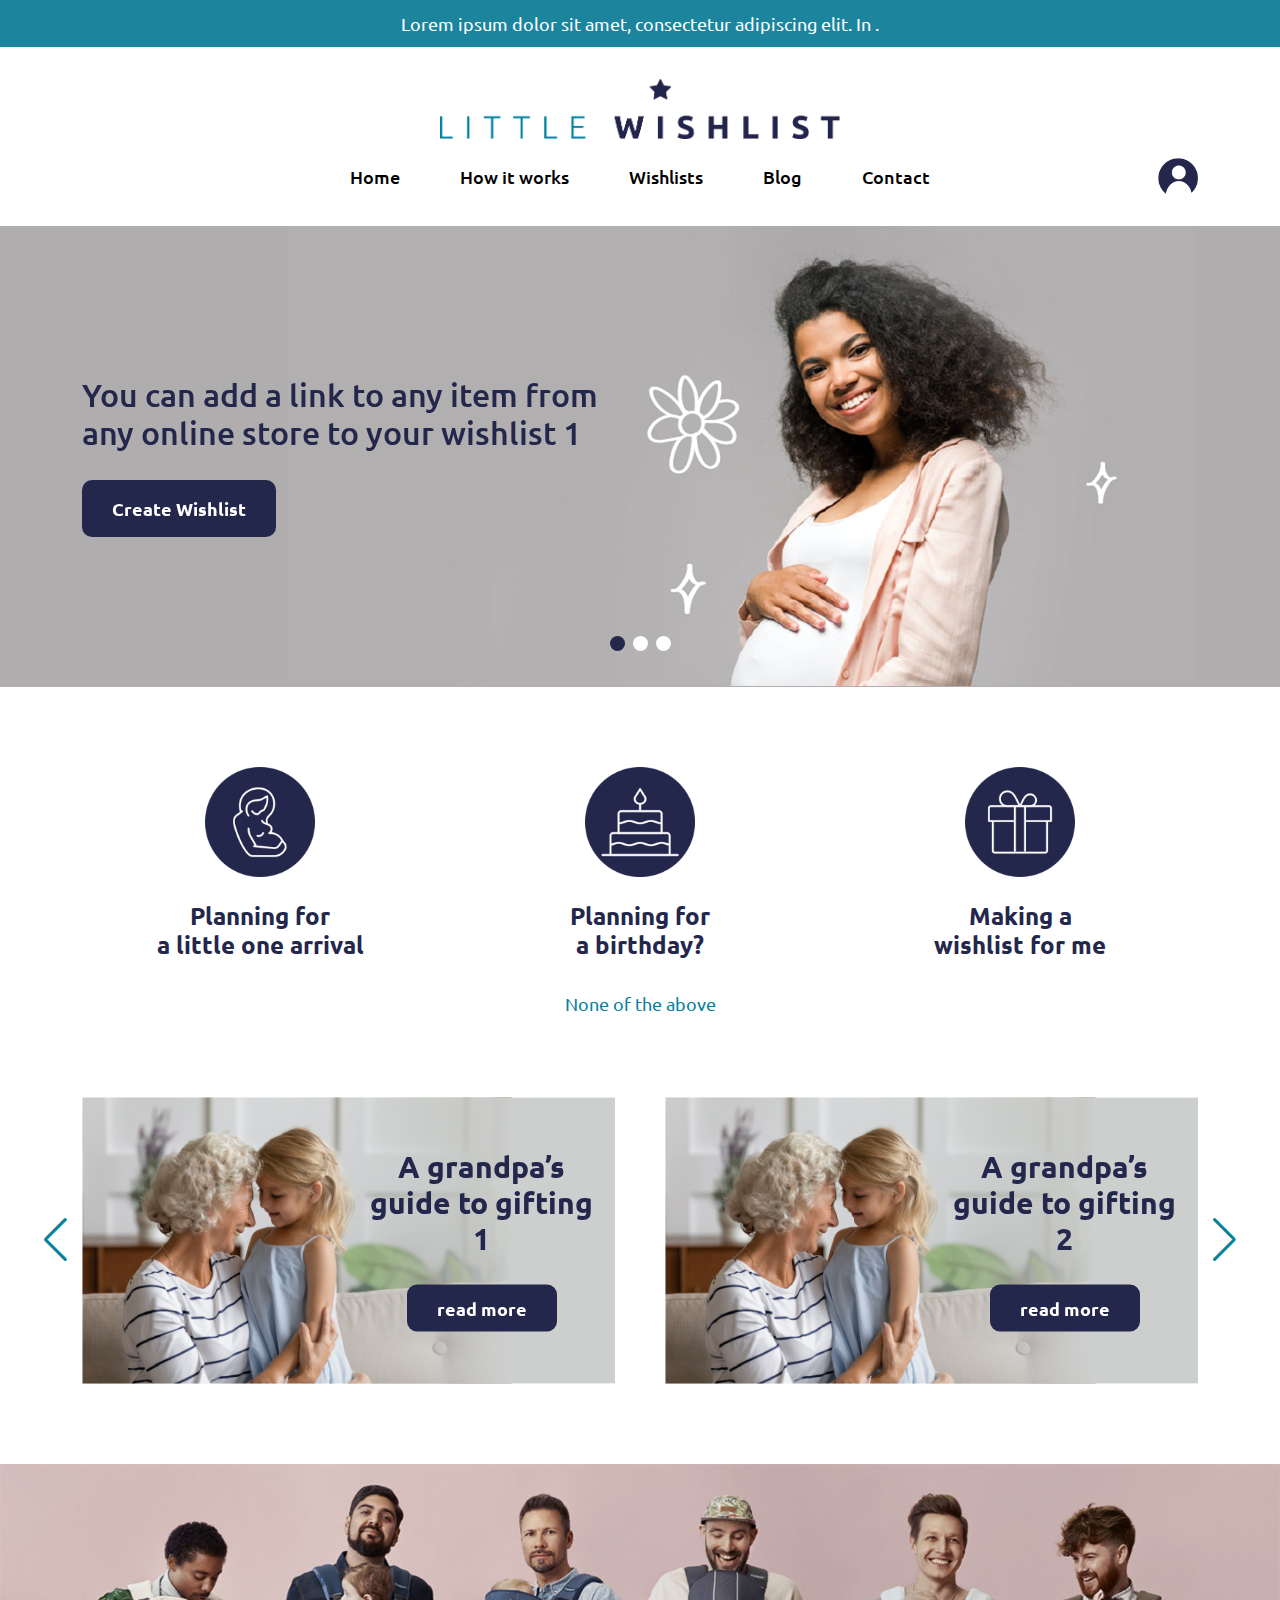
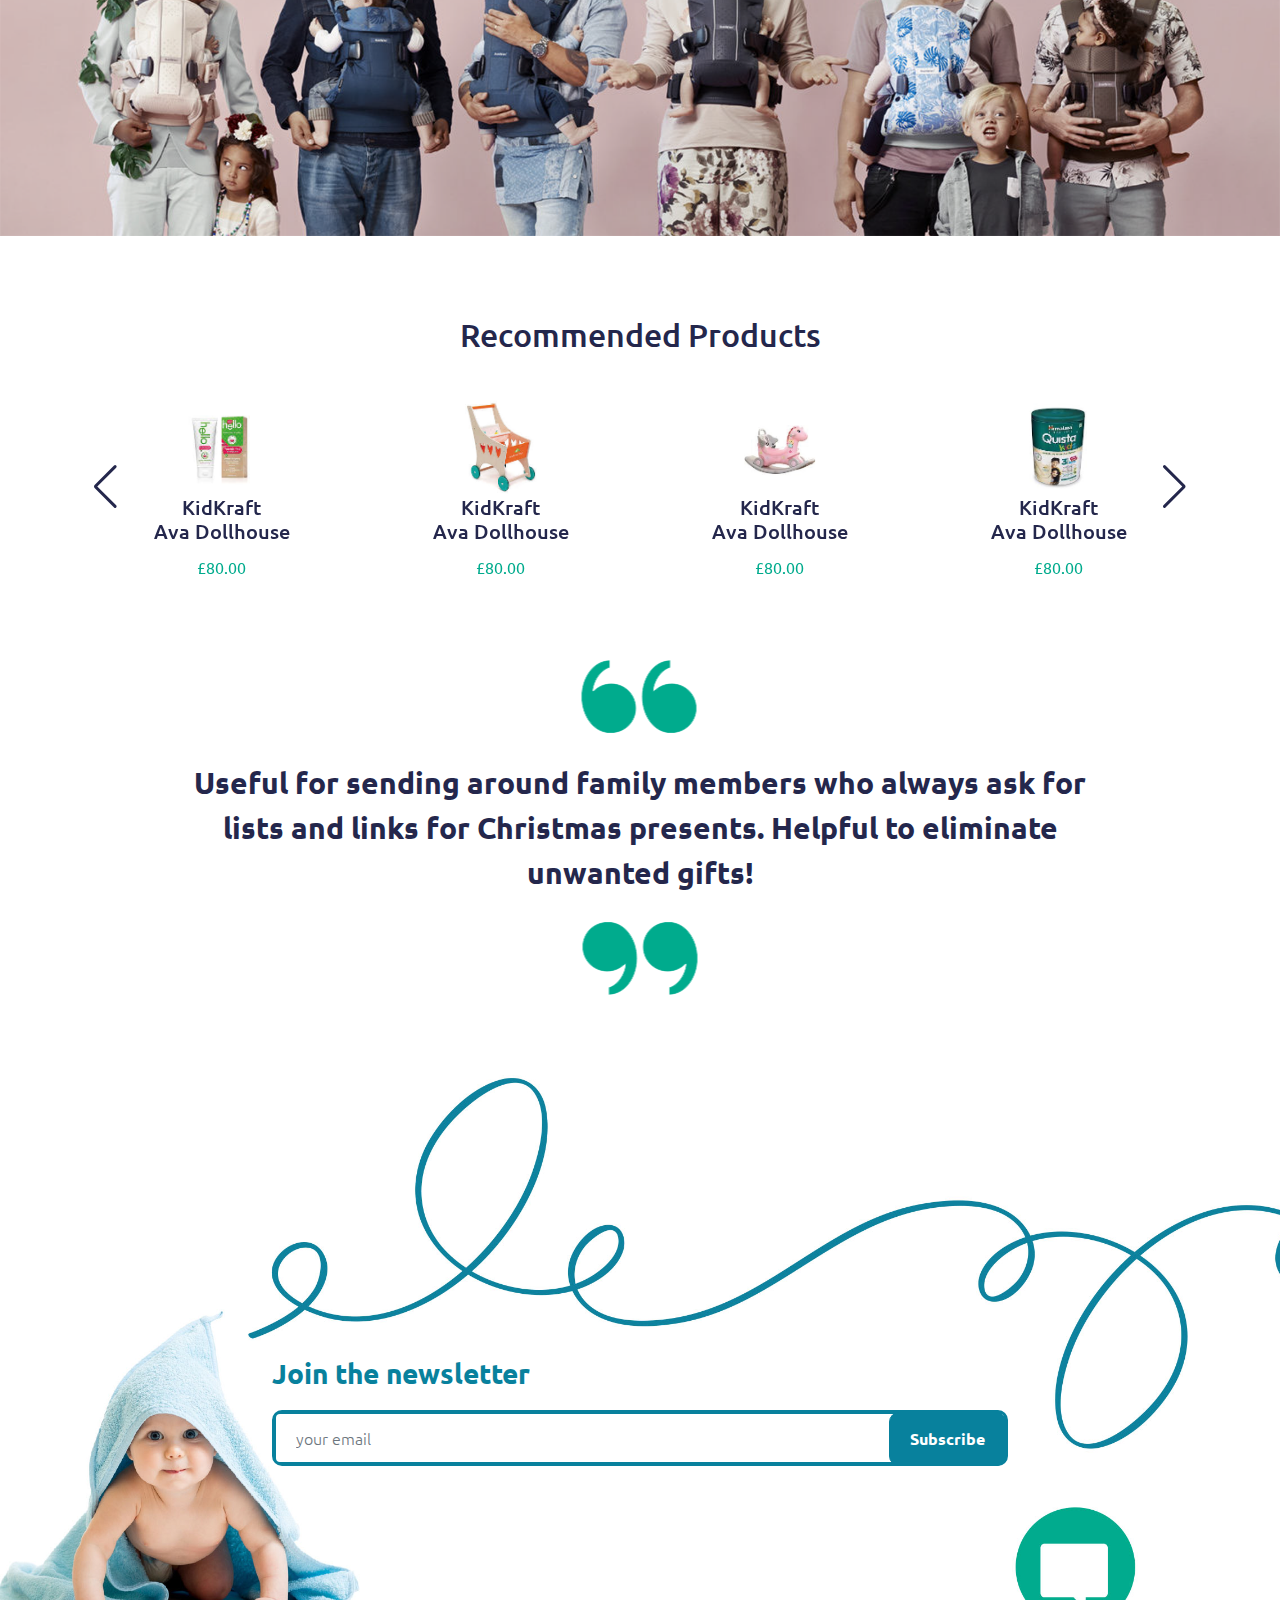
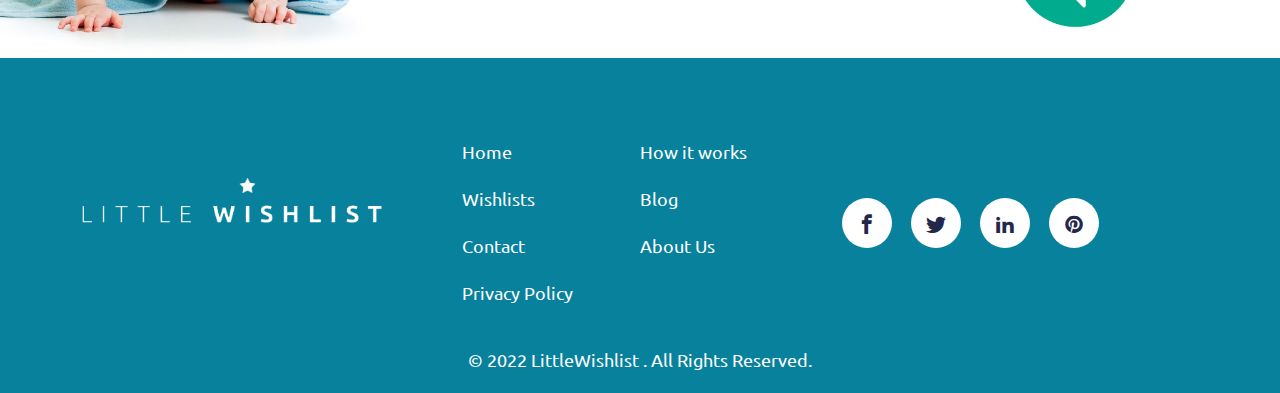
<file: index.html>
<!DOCTYPE html>
<html lang="en">

<head>
    <meta charset="UTF-8">
    <meta http-equiv="X-UA-Compatible" content="IE=edge">
    <meta name="viewport" content="width=device-width, initial-scale=1.0">
    <link rel="stylesheet" href="assets/css/bootstrap.min.css">
    <link rel="stylesheet" href="assets/css/icomoon.css">
    <link rel="stylesheet" href="https://unpkg.com/swiper/swiper-bundle.min.css">
    <link rel="preconnect" href="https://fonts.googleapis.com">
    <link rel="preconnect" href="https://fonts.gstatic.com" crossorigin>
    <link href="https://fonts.googleapis.com/css2?family=Ubuntu:ital,wght@0,300;0,400;0,500;0,700;1,300;1,400;1,500;1,700&display=swap" rel="stylesheet">
    <link rel="stylesheet" href="assets/css/main-styles.css">
    <title>LittleWishlist</title>
</head>

<body>

    <header class="header-wrapp">
        <div class="header-top">
            <div class="container">
                <div class="row">
                    <div class="col-12">
                        <div class="header-top-content text-center">
                            <p>Lorem ipsum dolor sit amet, consectetur adipiscing elit. In .</p>
                        </div>
                    </div>
                </div>
            </div>
        </div>
        <div class="header-main">
            <div class="container">
                <div class="row">
                    <div class="col-12">
                        <nav class="navbar navbar-expand-md">
                            <div class="header-logo pt-4 pb-3 text-md-center">
                                <a class="navbar-brand" href="#"><img src="assets/img/logo.png" alt="LittleWishlist"></a>
                                <div class="header-logo-right">
                                    <a href="#" class="my-account my-account-logo"><img src="assets/img/user-icon.png" alt="User" /></a>
                                    <button class="navbar-toggler collapsed" type="button" data-bs-toggle="collapse" data-bs-target="#headerMainNavbar">
                                        <span class="navbar-toggler-icon"></span>
                                    </button>
                                </div>
                            </div>
                            <div class="header-menu">
                                <div class="collapse navbar-collapse justify-content-center" id="headerMainNavbar">
                                    <ul class="navbar-nav">
                                        <li class="nav-item">
                                            <a class="nav-link" href="#">Home</a>
                                        </li>
                                        <li class="nav-item">
                                            <a class="nav-link" href="#">How it works</a>
                                        </li>
                                        <li class="nav-item">
                                            <a class="nav-link" href="#">Wishlists</a>
                                        </li>
                                        <li class="nav-item">
                                            <a class="nav-link" href="#">Blog</a>
                                        </li>
                                        <li class="nav-item">
                                            <a class="nav-link" href="#">Contact</a>
                                        </li>
                                    </ul>
                                </div>
                                <div class="header-menu-right">
                                    <a href="#" class="my-account"><img src="assets/img/user-icon.png" alt="User" /></a>
                                </div>
                            </div>
                        </nav>
                    </div>
                </div>
            </div>
        </div>
    </header>

    <section class="banner-slider-wrapp">
        <div class="container">
            <div class="row">
                <div class="col-12 col-md-12">
                    <div id="banner-slider" class="swiper banner-slider">
                        <div class="swiper-wrapper">
                            <div class="swiper-slide single-banner">
                                <div class="single-banner-content">
                                    <h2 class="banner-title">You can add a link to any item from any online store to your wishlist 1</h2>
                                    <a href="#" class="banner-btn">Create Wishlist</a>
                                </div>
                                <div class="banner-img">
                                    <img src="assets/img/slidewomen.png" alt="Online Store">
                                </div>
                            </div>
                            <div class="swiper-slide single-banner">
                                <div class="single-banner-content">
                                    <h2 class="banner-title">You can add a link to any item from any online store to your wishlist 2</h2>
                                    <a href="#" class="banner-btn">Create Wishlist</a>
                                </div>
                                <div class="banner-img">
                                    <img src="assets/img/slidewomen.png" alt="Online Store">
                                </div>
                            </div>
                            <div class="swiper-slide single-banner">
                                <div class="single-banner-content">
                                    <h2 class="banner-title">You can add a link to any item from any online store to your wishlist 3</h2>
                                    <a href="#" class="banner-btn">Create Wishlist</a>
                                </div>
                                <div class="banner-img">
                                    <img src="assets/img/slidewomen.png" alt="Online Store">
                                </div>
                            </div>
                        </div>

                        <div class="swiper-pagination banner-pagination"></div>
                    </div>
                </div>
            </div>
        </div>
    </section>

    <section class="planning-info-wrapp">
        <div class="container">
            <div class="row">
                <div class="col-12 col-md-4">
                    <a href="#" class="single-planning-info">
                        <div class="planning-info-icon">
                            <img src="assets/img/pregnant.png" alt="Pregnant">
                        </div>
                        <div class="planning-info-content">
                            <h3>Planning for <br />a little one arrival</h3>
                        </div>
                    </a>
                </div>
                <div class="col-12 col-md-4">
                    <a href="#" class="single-planning-info">
                        <div class="planning-info-icon">
                            <img src="assets/img/birthday.png" alt="Brithday">
                        </div>
                        <div class="planning-info-content">
                            <h3>Planning for <br />a birthday?</h3>
                        </div>
                    </a>
                </div>
                <div class="col-12 col-md-4">
                    <a href="#" class="single-planning-info">
                        <div class="planning-info-icon">
                            <img src="assets/img/gift.png" alt="Gift">
                        </div>
                        <div class="planning-info-content">
                            <h3>Making a <br />wishlist for me</h3>
                        </div>
                    </a>
                </div>
            </div>
            <div class="row justify-content-center">
                <div class="col-12 col-md-4">
                    <div class="none-above-wrapp">
                        <a href="#" class="none-above-link">None of the above</a>
                    </div>
                </div>
            </div>
        </div>
    </section>

    <section class="card-slider-wrapp">
        <div class="container">
            <div class="row">
                <div class="col-12">
                    <div id="card-slider" class="swiper card-slider">
                        <div class="swiper-wrapper">
                            <div class="swiper-slide single-card">
                                <div class="single-card-img">
                                    <img src="assets/img/grandpa.jpg" alt="Granpa">
                                </div>
                                <div class="single-card-content">
                                    <div class="single-card-heading">
                                        <h4>A grandpa’s guide to gifting 1</h4>
                                    </div>
                                    <div class="single-card-btn">
                                        <a class="card-btn" href="#">read more</a>
                                    </div>
                                </div>
                            </div>
                            <div class="swiper-slide single-card">
                                <div class="single-card-img">
                                    <img src="assets/img/grandpa.jpg" alt="Granpa">
                                </div>
                                <div class="single-card-content">
                                    <div class="single-card-heading">
                                        <h4>A grandpa’s guide to gifting 2</h4>
                                    </div>
                                    <div class="single-card-btn">
                                        <a class="card-btn" href="#">read more</a>
                                    </div>
                                </div>
                            </div>
                            <div class="swiper-slide single-card">
                                <div class="single-card-img">
                                    <img src="assets/img/grandpa.jpg" alt="Granpa">
                                </div>
                                <div class="single-card-content">
                                    <div class="single-card-heading">
                                        <h4>A grandpa’s guide to gifting 3</h4>
                                    </div>
                                    <div class="single-card-btn">
                                        <a class="card-btn" href="#">read more</a>
                                    </div>
                                </div>
                            </div>
                            <div class="swiper-slide single-card">
                                <div class="single-card-img">
                                    <img src="assets/img/grandpa.jpg" alt="Granpa">
                                </div>
                                <div class="single-card-content">
                                    <div class="single-card-heading">
                                        <h4>A grandpa’s guide to gifting 4</h4>
                                    </div>
                                    <div class="single-card-btn">
                                        <a class="card-btn" href="#">read more</a>
                                    </div>
                                </div>
                            </div>
                        </div>
                        <div class="swiper-button-next card-next"></div>
                        <div class="swiper-button-prev card-prev"></div>
                    </div>
                </div>
            </div>
        </div>
    </section>

    <section class="full-img-section">
        <img src="assets/img/dads_and_children.png" alt="Dads and Children">
    </section>

    <section class="recomended-products-section">
        <div class="container">
            <div class="row">
                <div class="col-12 col-md-12">
                    <div class="section-title">
                        <h2>Recommended Products</h2>
                    </div>
                </div>
            </div>
            <div class="row">
                <div class="col-12 col-md-12">
                    <div id="recomended-products" class="swiper recomended-products">
                        <div class="swiper-wrapper">
                            <div class="swiper-slide single-product">
                                <div class="single-product-img">
                                    <img src="assets/img/hello-product.png" alt="Online Store">
                                </div>
                                <div class="single-product-content">
                                    <h4 class="product-title">KidKraft <br /> Ava Dollhouse</h4>
                                    <div class="product-price">£80.00</div>
                                </div>
                            </div>
                            <div class="swiper-slide single-product">
                                <div class="single-product-img">
                                    <img src="assets/img/cart-image-product.png" alt="Online Store">
                                </div>
                                <div class="single-product-content">
                                    <h4 class="product-title">KidKraft <br /> Ava Dollhouse</h4>
                                    <div class="product-price">£80.00</div>
                                </div>
                            </div>
                            <div class="swiper-slide single-product">
                                <div class="single-product-img">
                                    <img src="assets/img/horse-product.png" alt="Online Store">
                                </div>
                                <div class="single-product-content">
                                    <h4 class="product-title">KidKraft <br /> Ava Dollhouse</h4>
                                    <div class="product-price">£80.00</div>
                                </div>
                            </div>
                            <div class="swiper-slide single-product">
                                <div class="single-product-img">
                                    <img src="assets/img/quista-product.png" alt="Online Store">
                                </div>
                                <div class="single-product-content">
                                    <h4 class="product-title">KidKraft <br /> Ava Dollhouse</h4>
                                    <div class="product-price">£80.00</div>
                                </div>
                            </div>
                            <div class="swiper-slide single-product">
                                <div class="single-product-img">
                                    <img src="assets/img/quista-product.png" alt="Online Store">
                                </div>
                                <div class="single-product-content">
                                    <h4 class="product-title">KidKraft <br /> Ava Dollhouse</h4>
                                    <div class="product-price">£80.00</div>
                                </div>
                            </div>
                            <div class="swiper-slide single-product">
                                <div class="single-product-img">
                                    <img src="assets/img/horse-product.png" alt="Online Store">
                                </div>
                                <div class="single-product-content">
                                    <h4 class="product-title">KidKraft <br /> Ava Dollhouse</h4>
                                    <div class="product-price">£80.00</div>
                                </div>
                            </div>
                            <div class="swiper-slide single-product">
                                <div class="single-product-img">
                                    <img src="assets/img/cart-image-product.png" alt="Online Store">
                                </div>
                                <div class="single-product-content">
                                    <h4 class="product-title">KidKraft <br /> Ava Dollhouse</h4>
                                    <div class="product-price">£80.00</div>
                                </div>
                            </div>
                            <div class="swiper-slide single-product">
                                <div class="single-product-img">
                                    <img src="assets/img/hello-product.png" alt="Online Store">
                                </div>
                                <div class="single-product-content">
                                    <h4 class="product-title">KidKraft <br /> Ava Dollhouse</h4>
                                    <div class="product-price">£80.00</div>
                                </div>
                            </div>
                        </div>
                        <div class="swiper-button-next recomended-next"></div>
                        <div class="swiper-button-prev recomended-prev"></div>
                    </div>
                </div>
            </div>
        </div>
    </section>

    <section class="testimonial-section">
        <div class="container">
            <div class="row justify-content-center">
                <div class="col-12 col-md-10">
                    <div class="testimonial-wrapp">
                        <div class="testimonial-content">
                            <p>Useful for sending around family members who always ask for lists and links for Christmas presents. Helpful to eliminate unwanted gifts!</p>
                        </div>
                    </div>
                </div>
            </div>
        </div>
    </section>

    <section class="newsletter-section">
        <div class="container">
            <div class="row justify-content-center">
                <div class="col-12 col-md-8">
                    <div class="newsletter-form-wrapp">
                        <h3 class="newsletter-form-heading">Join the newsletter</h3>
                        <form action="#">
                            <input type="email" class="form-control" id="email" placeholder="your email" name="email">
                            <button type="submit" class="btn btn-primary">Subscribe</button>
                        </form>
                    </div>
                </div>
            </div>
        </div>
    </section>

    <footer id="footer-wrapp" class="footer-wrapp">
        <div class="footer-top">
            <div class="container">
                <div class="row">
                    <div class="col-12 col-md-4">
                        <div class="footer-widget footer-widget-logo">
                            <a href="#" class="footer-logo"><img src="assets/img/footer-logo.png" alt="LittleWishlist"></a>
                        </div>
                    </div>
                    <div class="col-12 col-md-4">
                        <div class="footer-widget footer-menu-widget">
                            <ul>
                                <li>
                                    <a href="#">Home</a>
                                </li>
                                <li>
                                    <a href="#">How it works</a>
                                </li>
                                <li>
                                    <a href="#">Wishlists</a>
                                </li>
                                <li>
                                    <a href="#">Blog</a>
                                </li>
                                <li>
                                    <a href="#">Contact</a>
                                </li>
                                <li>
                                    <a href="#">About Us</a>
                                </li>
                                <li>
                                    <a href="#">Privacy Policy</a>
                                </li>
                            </ul>
                        </div>
                    </div>
                    <div class="col-12 col-md-4">
                        <div class="footer-widget footer-social-widget">
                            <ul>
                                <li><a href="#"><i class="icon-facebook"></i></a></li>
                                <li><a href="#"><i class="icon-twitter"></i></a></li>
                                <li><a href="#"><i class="icon-linkedin2"></i></a></li>
                                <li><a href="#"><i class="icon-pinterest"></i></a></li>
                            </ul>
                        </div>
                    </div>
                </div>
            </div>
        </div>
        <div class="footer-copyright">
            <div class="container">
                <div class="row">
                    <div class="col">
                        <div class="copyright-text">
                            <p>&copy; 2022 LittleWishlist . All Rights Reserved.</p>
                        </div>
                    </div>
                </div>
            </div>
        </div>
    </footer>

    <div id="home-modal-popup-content" class="home-modal-popup-content">
        <div id="popup-head" class="popup-head">
            <div id="popup-close" class="popup-close">close</div>
            <div id="popup-logo" class="popup-logo"><img src="assets/img/babyjorn-logo.png" alt="Babybjorn"></div>
        </div>
        <div id="popup-body" class="popup-body">
            <h4>Have you seen the latest baby carrier from BabyBjörn?</h4>
            <div class="popup-body-content">
                <div class="popup-body-img">
                    <img src="assets/img/popup-bag.jpg" alt="Bag">
                </div>
                <div class="popup-body-text">
                    <h5>We have partnered and we have a discount code to share:</h5>
                    <div class="copy-clipboard-code"><input id="copy-clipboard-input" class="copy-clipboard-input" type="text" value="LITTLE10" data-clipboard-target="#copy-clipboard-input"></div>
                </div>
            </div>
        </div>
    </div>


    <script src="assets/js/jquery-3.6.0.min.js"></script>
    <script src="assets/js/bootstrap.min.js"></script>
    <script src="https://unpkg.com/swiper/swiper-bundle.min.js"></script>
    <script src="assets/js/plain-modal.min.js"></script>
    <script src="assets/js/clipboard.min.js"></script>
    <script src="assets/js/main.js"></script>
</body>

</html>
</file>
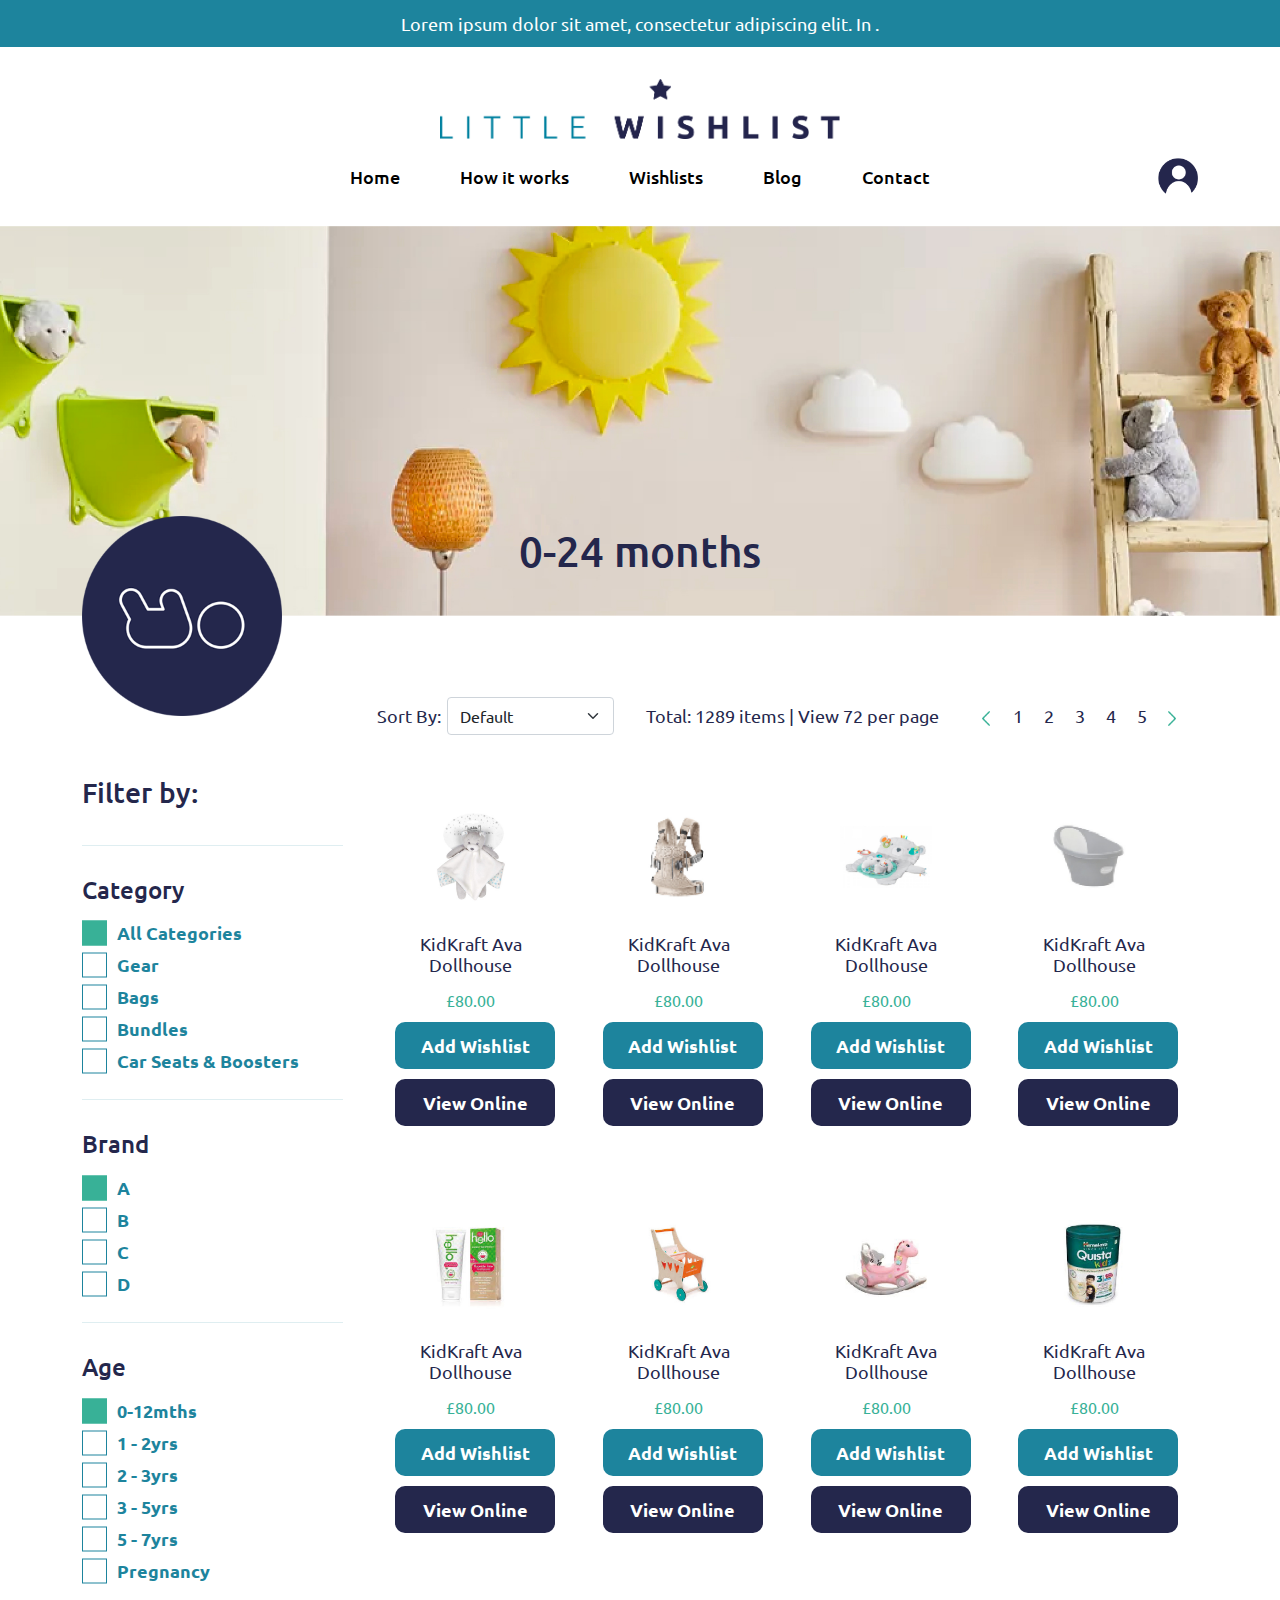
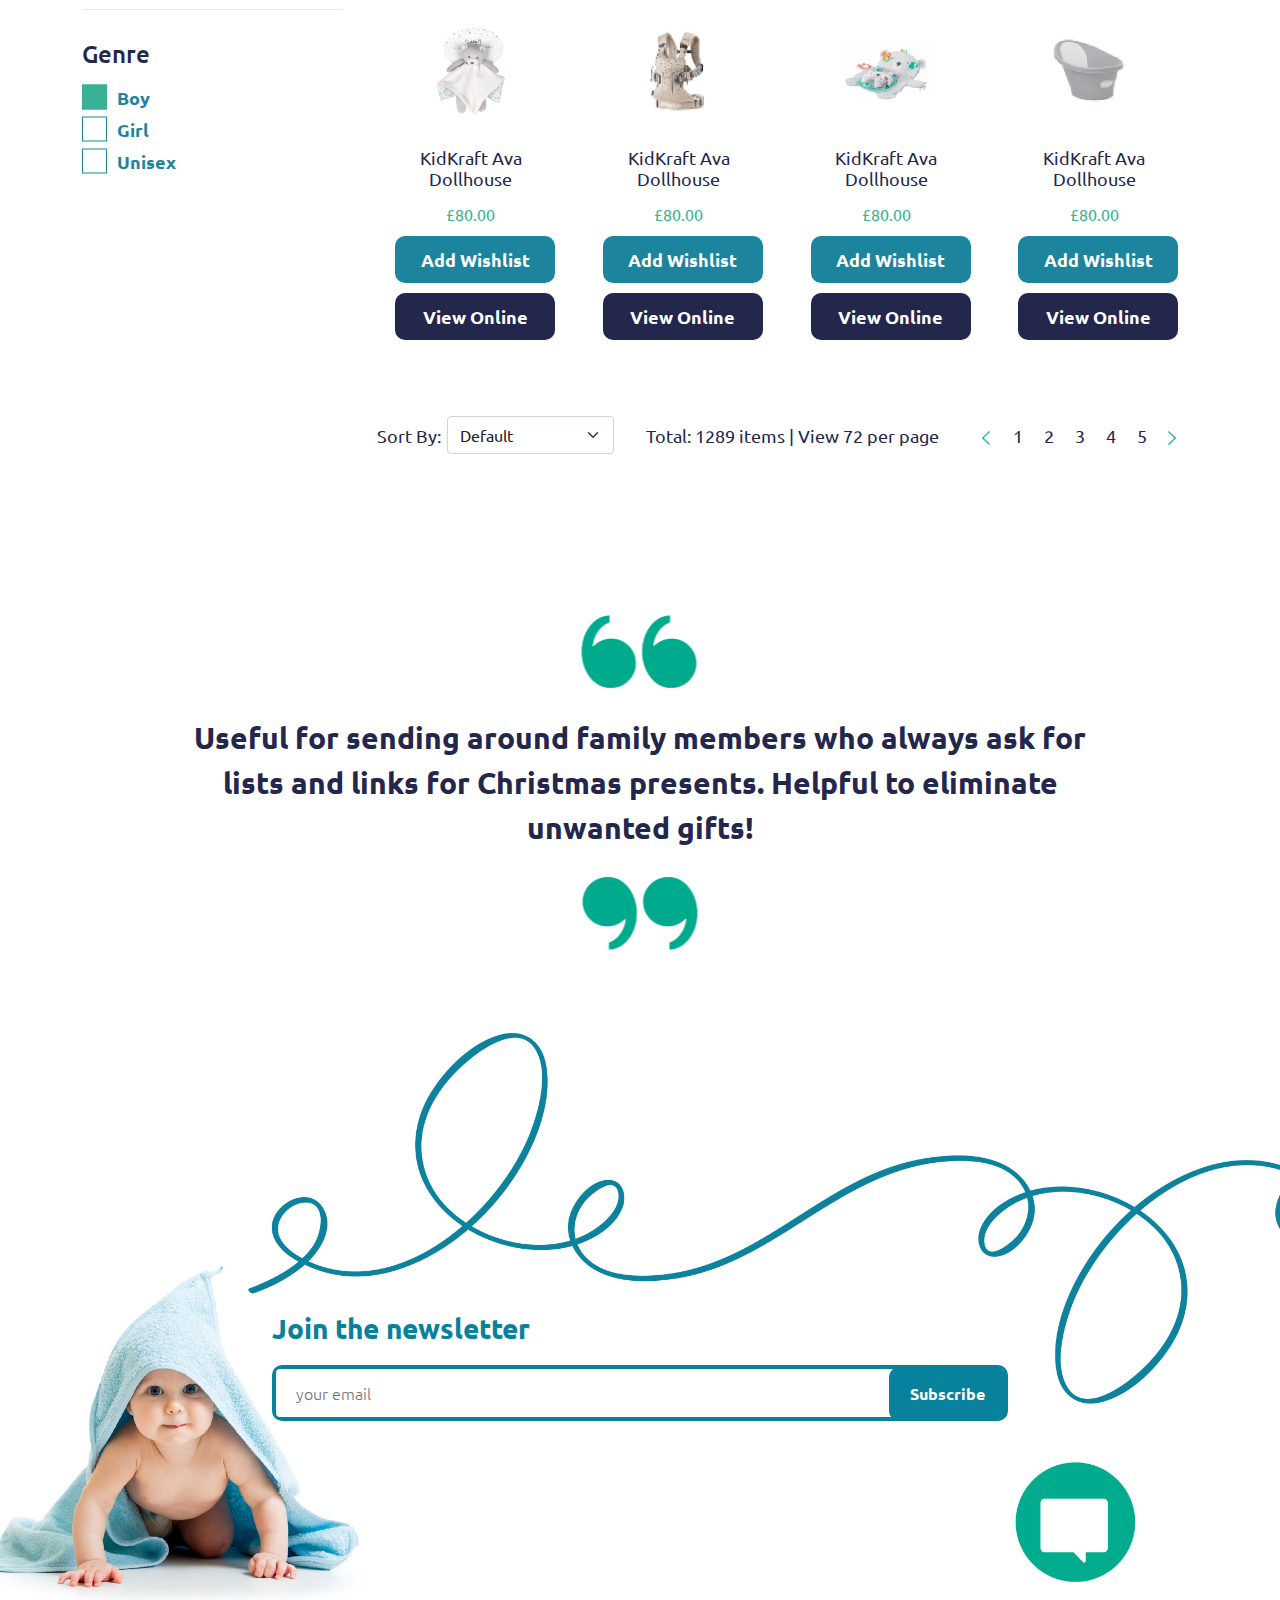
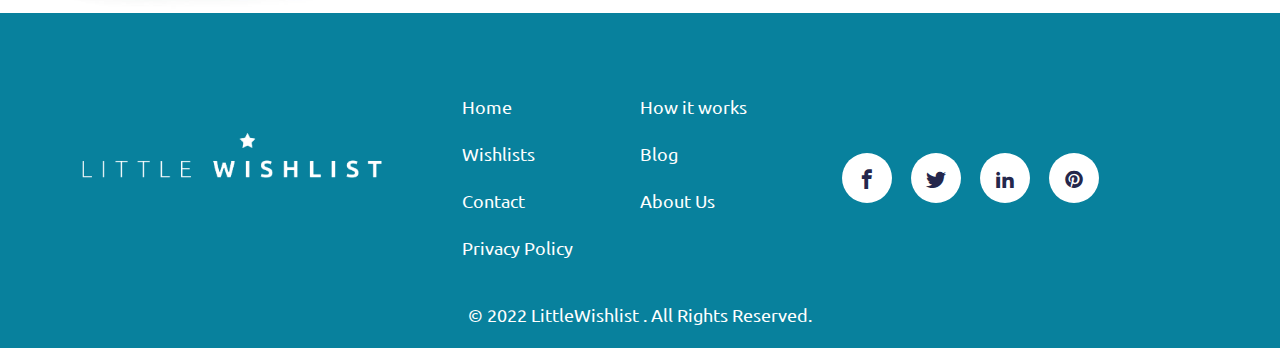
<file: 0-24-months.html>
<!DOCTYPE html>
<html lang="en">

<head>
    <meta charset="UTF-8">
    <meta http-equiv="X-UA-Compatible" content="IE=edge">
    <meta name="viewport" content="width=device-width, initial-scale=1.0">
    <link rel="stylesheet" href="assets/css/bootstrap.min.css">
    <link rel="stylesheet" href="assets/css/icomoon.css">
    <link rel="stylesheet" href="https://unpkg.com/swiper/swiper-bundle.min.css">
    <link rel="preconnect" href="https://fonts.googleapis.com">
    <link rel="preconnect" href="https://fonts.gstatic.com" crossorigin>
    <link href="https://fonts.googleapis.com/css2?family=Ubuntu:ital,wght@0,300;0,400;0,500;0,700;1,300;1,400;1,500;1,700&display=swap" rel="stylesheet">
    <link rel="stylesheet" href="assets/css/main-styles.css">
    <title>LittleWishlist</title>
</head>

<body>

    <header class="header-wrapp">
        <div class="header-top">
            <div class="container">
                <div class="row">
                    <div class="col-12">
                        <div class="header-top-content text-center">
                            <p>Lorem ipsum dolor sit amet, consectetur adipiscing elit. In .</p>
                        </div>
                    </div>
                </div>
            </div>
        </div>
        <div class="header-main">
            <div class="container">
                <div class="row">
                    <div class="col-12">
                        <nav class="navbar navbar-expand-md">
                            <div class="header-logo pt-4 pb-3 text-md-center">
                                <a class="navbar-brand" href="#"><img src="assets/img/logo.png" alt="LittleWishlist"></a>
                                <div class="header-logo-right">
                                    <a href="#" class="my-account my-account-logo"><img src="assets/img/user-icon.png" alt="User" /></a>
                                    <button class="navbar-toggler collapsed" type="button" data-bs-toggle="collapse" data-bs-target="#headerMainNavbar">
                                        <span class="navbar-toggler-icon"></span>
                                    </button>
                                </div>
                            </div>
                            <div class="header-menu">
                                <div class="collapse navbar-collapse justify-content-center" id="headerMainNavbar">
                                    <ul class="navbar-nav">
                                        <li class="nav-item">
                                            <a class="nav-link" href="#">Home</a>
                                        </li>
                                        <li class="nav-item">
                                            <a class="nav-link" href="#">How it works</a>
                                        </li>
                                        <li class="nav-item">
                                            <a class="nav-link" href="#">Wishlists</a>
                                        </li>
                                        <li class="nav-item">
                                            <a class="nav-link" href="#">Blog</a>
                                        </li>
                                        <li class="nav-item">
                                            <a class="nav-link" href="#">Contact</a>
                                        </li>
                                    </ul>
                                </div>
                                <div class="header-menu-right">
                                    <a href="#" class="my-account"><img src="assets/img/user-icon.png" alt="User" /></a>
                                </div>
                            </div>
                        </nav>
                    </div>
                </div>
            </div>
        </div>
    </header>

    <section class="wishlist-cat-title-wrapp">
        <div class="container">
            <div class="row">
                <div class="col-12 col-md-12">
                    <div class="wishlist-cat-title">
                        <h2>0-24 months</h2>
                        <div class="wishlist-cat-icon-img">
                            <img src="assets/img/0_24_month.png" alt="0-24 Months">
                        </div>
                    </div>
                </div>
            </div>
        </div>
    </section>

    <section class="page-content-wrapp wishlist-single-cat-page-content-wrapp">
        <div class="container">
            <div class="row">
                <div class="col-12 col-md-3">
                    <div class="sidebar-content pt-8">
                        <aside class="product-categories-widget product-categories-widget-title">
                            <h3 class="widget-title">Filter by:</h3>
                        </aside>
                        <aside class="product-categories-widget">
                            <h4 class="widget-title">Category</h4>
                            <div class="product-cat-filter-inner">
                                <div class="form-check">
                                    <input class="form-check-input" type="checkbox" value="" id="cat-filter-allcategories" checked>
                                    <span class="checkmark"></span>
                                    <label class="form-check-label" for="cat-filter-allcategories">
                                        All Categories
                                    </label>
                                </div>
                                <div class="form-check">
                                    <input class="form-check-input" type="checkbox" value="" id="cat-filter-gear">
                                    <span class="checkmark"></span>
                                    <label class="form-check-label" for="cat-filter-gear">
                                        Gear
                                    </label>
                                </div>
                                <div class="form-check">
                                    <input class="form-check-input" type="checkbox" value="" id="cat-filter-bags">
                                    <span class="checkmark"></span>
                                    <label class="form-check-label" for="cat-filter-bags">
                                        Bags
                                    </label>
                                </div>
                                <div class="form-check">
                                    <input class="form-check-input" type="checkbox" value="" id="cat-filter-bundles">
                                    <span class="checkmark"></span>
                                    <label class="form-check-label" for="cat-filter-bundles">
                                        Bundles
                                    </label>
                                </div>
                                <div class="form-check">
                                    <input class="form-check-input" type="checkbox" value="" id="cat-filter-carseats">
                                    <span class="checkmark"></span>
                                    <label class="form-check-label" for="cat-filter-carseats">
                                        Car Seats & Boosters
                                    </label>
                                </div>
                            </div>
                        </aside>
                        <aside class="product-brands-widget">
                            <h4 class="widget-title">Brand</h4>
                            <div class="product-brand-filter-inner">
                                <div class="form-check">
                                    <input class="form-check-input" type="checkbox" value="" id="brand-filter-a" checked>
                                    <span class="checkmark"></span>
                                    <label class="form-check-label" for="brand-filter-a">
                                        A
                                    </label>
                                </div>
                                <div class="form-check">
                                    <input class="form-check-input" type="checkbox" value="" id="brand-filter-b">
                                    <span class="checkmark"></span>
                                    <label class="form-check-label" for="brand-filter-b">
                                        B
                                    </label>
                                </div>
                                <div class="form-check">
                                    <input class="form-check-input" type="checkbox" value="" id="brand-filter-c">
                                    <span class="checkmark"></span>
                                    <label class="form-check-label" for="brand-filter-c">
                                        C
                                    </label>
                                </div>
                                <div class="form-check">
                                    <input class="form-check-input" type="checkbox" value="" id="brand-filter-d">
                                    <span class="checkmark"></span>
                                    <label class="form-check-label" for="brand-filter-d">
                                        D
                                    </label>
                                </div>
                            </div>
                        </aside>
                        <aside class="product-age-widget">
                            <h4 class="widget-title">Age</h4>
                            <div class="product-age-filter-inner">
                                <div class="form-check">
                                    <input class="form-check-input" type="checkbox" value="" id="age-filter-0-12mnths" checked>
                                    <span class="checkmark"></span>
                                    <label class="form-check-label" for="age-filter-0-12mnths">
                                        0-12mths
                                    </label>
                                </div>
                                <div class="form-check">
                                    <input class="form-check-input" type="checkbox" value="" id="age-filter-1-2yrs">
                                    <span class="checkmark"></span>
                                    <label class="form-check-label" for="age-filter-1-2yrs">
                                        1 - 2yrs
                                    </label>
                                </div>
                                <div class="form-check">
                                    <input class="form-check-input" type="checkbox" value="" id="age-filter-2-3yrs">
                                    <span class="checkmark"></span>
                                    <label class="form-check-label" for="age-filter-2-3yrs">
                                        2 - 3yrs
                                    </label>
                                </div>
                                <div class="form-check">
                                    <input class="form-check-input" type="checkbox" value="" id="age-filter-3-5yrs">
                                    <span class="checkmark"></span>
                                    <label class="form-check-label" for="age-filter-3-5yrs">
                                        3 - 5yrs
                                    </label>
                                </div>
                                <div class="form-check">
                                    <input class="form-check-input" type="checkbox" value="" id="age-filter-5-7yrs">
                                    <span class="checkmark"></span>
                                    <label class="form-check-label" for="age-filter-5-7yrs">
                                        5 - 7yrs
                                    </label>
                                </div>
                                <div class="form-check">
                                    <input class="form-check-input" type="checkbox" value="" id="age-filter-pregnancy">
                                    <span class="checkmark"></span>
                                    <label class="form-check-label" for="age-filter-pregnancy">
                                        Pregnancy
                                    </label>
                                </div>
                            </div>
                        </aside>
                        <aside class="product-categories-widget">
                            <h4 class="widget-title">Genre</h4>
                            <div class="product-genre-filter-inner">
                                <div class="form-check">
                                    <input class="form-check-input" type="checkbox" value="" id="genre-filter-boy" checked>
                                    <span class="checkmark"></span>
                                    <label class="form-check-label" for="genre-filter-a">
                                        Boy
                                    </label>
                                </div>
                                <div class="form-check">
                                    <input class="form-check-input" type="checkbox" value="" id="genre-filter-girl">
                                    <span class="checkmark"></span>
                                    <label class="form-check-label" for="genre-filter-b">
                                        Girl
                                    </label>
                                </div>
                                <div class="form-check">
                                    <input class="form-check-input" type="checkbox" value="" id="genre-filter-unisex">
                                    <span class="checkmark"></span>
                                    <label class="form-check-label" for="genre-filter-unisex">
                                        Unisex
                                    </label>
                                </div>
                            </div>
                        </aside>
                    </div>
                </div>
                <div class="col-12 col-md-9">
                    <div class="wishlist-cat-products">
                        <div class="wishlish-cat-products-top">
                            <form action="#" class="products-ordering">
                                <label>Sort By: </label>
                                <select name="orderby" class="form-select orderby" aria-label="Products order">
                                    <option value="menu_order" selected="selected">Default</option>
                                    <option value="popularity">Popularity</option>
                                    <option value="rating">Average rating</option>
                                    <option value="date">Latest</option>
                                    <option value="price">Price: low to high</option>
                                    <option value="price-desc">Price: high to low</option>
                                </select>
                            </form>
                            <div class="total-items-text">
                                Total: 1289 items | View 72 per page
                            </div>
                            <nav class="pagination-wrapp">
                                <ul class="pagination">
                                    <li class="page-item">
                                        <a class="page-link" href="#"><img src="assets/img/arrow-left-blue.png" alt=""></a>
                                    </li>
                                    <li class="page-item"><a class="page-link" href="#">1</a></li>
                                    <li class="page-item"><a class="page-link" href="#">2</a></li>
                                    <li class="page-item"><a class="page-link" href="#">3</a></li>
                                    <li class="page-item"><a class="page-link" href="#">4</a></li>
                                    <li class="page-item"><a class="page-link" href="#">5</a></li>
                                    <li class="page-item">
                                        <a class="page-link" href="#"><img src="assets/img/arrow-right-blue.png" alt=""></a>
                                    </li>
                                </ul>
                            </nav>
                        </div>
                        <div class="wishlist-cat-products-inner">
                            <ul class="row products products-row">
                                <li class="col-12 col-sm-6 col-md-4 col-lg-3">
                                    <div class="product-inner">
                                        <div class="product-image">
                                            <a class="product-quickview-open" href="#"><img src="assets/img/products/1.jpg" alt="KidKraft Ava Dollhouse"></a>
                                        </div>
                                        <div class="product-content">
                                            <h4 class="product-title">
                                                <a class="product-quickview-open" href="#">KidKraft Ava Dollhouse</a>
                                            </h4>
                                            <span class="product-price">
                                                £80.00
                                            </span>
                                            <div class="products-add-links">
                                                <a href="#" class="add-wishlist-btn teal-btn">Add Wishlist</a>
                                                <a href="#" class="view-online-btn blue-btn">View Online</a>
                                            </div>
                                        </div>
                                    </div>
                                </li>
                                <li class="col-12 col-sm-6 col-md-4 col-lg-3">
                                    <div class="product-inner">
                                        <div class="product-image">
                                            <a class="product-quickview-open" href="#"><img src="assets/img/products/2.jpg" alt="KidKraft Ava Dollhouse"></a>
                                        </div>
                                        <div class="product-content">
                                            <h4 class="product-title">
                                                <a class="product-quickview-open" href="#">KidKraft Ava Dollhouse</a>
                                            </h4>
                                            <span class="product-price">
                                                £80.00
                                            </span>
                                            <div class="products-add-links">
                                                <a href="#" class="add-wishlist-btn teal-btn">Add Wishlist</a>
                                                <a href="#" class="view-online-btn blue-btn">View Online</a>
                                            </div>
                                        </div>
                                    </div>
                                </li>
                                <li class="col-12 col-sm-6 col-md-4 col-lg-3">
                                    <div class="product-inner">
                                        <div class="product-image">
                                            <a class="product-quickview-open" href="#"><img src="assets/img/products/3.jpg" alt="KidKraft Ava Dollhouse"></a>
                                        </div>
                                        <div class="product-content">
                                            <h4 class="product-title">
                                                <a class="product-quickview-open" href="#">KidKraft Ava Dollhouse</a>
                                            </h4>
                                            <span class="product-price">
                                                £80.00
                                            </span>
                                            <div class="products-add-links">
                                                <a href="#" class="add-wishlist-btn teal-btn">Add Wishlist</a>
                                                <a href="#" class="view-online-btn blue-btn">View Online</a>
                                            </div>
                                        </div>
                                    </div>
                                </li>
                                <li class="col-12 col-sm-6 col-md-4 col-lg-3">
                                    <div class="product-inner">
                                        <div class="product-image">
                                            <a class="product-quickview-open" href="#"><img src="assets/img/products/4.jpg" alt="KidKraft Ava Dollhouse"></a>
                                        </div>
                                        <div class="product-content">
                                            <h4 class="product-title">
                                                <a class="product-quickview-open" href="#">KidKraft Ava Dollhouse</a>
                                            </h4>
                                            <span class="product-price">
                                                £80.00
                                            </span>
                                            <div class="products-add-links">
                                                <a href="#" class="add-wishlist-btn teal-btn">Add Wishlist</a>
                                                <a href="#" class="view-online-btn blue-btn">View Online</a>
                                            </div>
                                        </div>
                                    </div>
                                </li>
                                <li class="col-12 col-sm-6 col-md-4 col-lg-3">
                                    <div class="product-inner">
                                        <div class="product-image">
                                            <a class="product-quickview-open" href="#"><img src="assets/img/products/5.jpg" alt="KidKraft Ava Dollhouse"></a>
                                        </div>
                                        <div class="product-content">
                                            <h4 class="product-title">
                                                <a class="product-quickview-open" href="#">KidKraft Ava Dollhouse</a>
                                            </h4>
                                            <span class="product-price">
                                                £80.00
                                            </span>
                                            <div class="products-add-links">
                                                <a href="#" class="add-wishlist-btn teal-btn">Add Wishlist</a>
                                                <a href="#" class="view-online-btn blue-btn">View Online</a>
                                            </div>
                                        </div>
                                    </div>
                                </li>
                                <li class="col-12 col-sm-6 col-md-4 col-lg-3">
                                    <div class="product-inner">
                                        <div class="product-image">
                                            <a class="product-quickview-open" href="#"><img src="assets/img/products/6.jpg" alt="KidKraft Ava Dollhouse"></a>
                                        </div>
                                        <div class="product-content">
                                            <h4 class="product-title">
                                                <a class="product-quickview-open" href="#">KidKraft Ava Dollhouse</a>
                                            </h4>
                                            <span class="product-price">
                                                £80.00
                                            </span>
                                            <div class="products-add-links">
                                                <a href="#" class="add-wishlist-btn teal-btn">Add Wishlist</a>
                                                <a href="#" class="view-online-btn blue-btn">View Online</a>
                                            </div>
                                        </div>
                                    </div>
                                </li>
                                <li class="col-12 col-sm-6 col-md-4 col-lg-3">
                                    <div class="product-inner">
                                        <div class="product-image">
                                            <a class="product-quickview-open" href="#"><img src="assets/img/products/7.jpg" alt="KidKraft Ava Dollhouse"></a>
                                        </div>
                                        <div class="product-content">
                                            <h4 class="product-title">
                                                <a class="product-quickview-open" href="#">KidKraft Ava Dollhouse</a>
                                            </h4>
                                            <span class="product-price">
                                                £80.00
                                            </span>
                                            <div class="products-add-links">
                                                <a href="#" class="add-wishlist-btn teal-btn">Add Wishlist</a>
                                                <a href="#" class="view-online-btn blue-btn">View Online</a>
                                            </div>
                                        </div>
                                    </div>
                                </li>
                                <li class="col-12 col-sm-6 col-md-4 col-lg-3">
                                    <div class="product-inner">
                                        <div class="product-image">
                                            <a class="product-quickview-open" href="#"><img src="assets/img/products/8.jpg" alt="KidKraft Ava Dollhouse"></a>
                                        </div>
                                        <div class="product-content">
                                            <h4 class="product-title">
                                                <a class="product-quickview-open" href="#">KidKraft Ava Dollhouse</a>
                                            </h4>
                                            <span class="product-price">
                                                £80.00
                                            </span>
                                            <div class="products-add-links">
                                                <a href="#" class="add-wishlist-btn teal-btn">Add Wishlist</a>
                                                <a href="#" class="view-online-btn blue-btn">View Online</a>
                                            </div>
                                        </div>
                                    </div>
                                </li>
                                <li class="col-12 col-sm-6 col-md-4 col-lg-3">
                                    <div class="product-inner">
                                        <div class="product-image">
                                            <a class="product-quickview-open" href="#"><img src="assets/img/products/1.jpg" alt="KidKraft Ava Dollhouse"></a>
                                        </div>
                                        <div class="product-content">
                                            <h4 class="product-title">
                                                <a class="product-quickview-open" href="#">KidKraft Ava Dollhouse</a>
                                            </h4>
                                            <span class="product-price">
                                                £80.00
                                            </span>
                                            <div class="products-add-links">
                                                <a href="#" class="add-wishlist-btn teal-btn">Add Wishlist</a>
                                                <a href="#" class="view-online-btn blue-btn">View Online</a>
                                            </div>
                                        </div>
                                    </div>
                                </li>
                                <li class="col-12 col-sm-6 col-md-4 col-lg-3">
                                    <div class="product-inner">
                                        <div class="product-image">
                                            <a class="product-quickview-open" href="#"><img src="assets/img/products/2.jpg" alt="KidKraft Ava Dollhouse"></a>
                                        </div>
                                        <div class="product-content">
                                            <h4 class="product-title">
                                                <a class="product-quickview-open" href="#">KidKraft Ava Dollhouse</a>
                                            </h4>
                                            <span class="product-price">
                                                £80.00
                                            </span>
                                            <div class="products-add-links">
                                                <a href="#" class="add-wishlist-btn teal-btn">Add Wishlist</a>
                                                <a href="#" class="view-online-btn blue-btn">View Online</a>
                                            </div>
                                        </div>
                                    </div>
                                </li>
                                <li class="col-12 col-sm-6 col-md-4 col-lg-3">
                                    <div class="product-inner">
                                        <div class="product-image">
                                            <a class="product-quickview-open" href="#"><img src="assets/img/products/3.jpg" alt="KidKraft Ava Dollhouse"></a>
                                        </div>
                                        <div class="product-content">
                                            <h4 class="product-title">
                                                <a class="product-quickview-open" href="#">KidKraft Ava Dollhouse</a>
                                            </h4>
                                            <span class="product-price">
                                                £80.00
                                            </span>
                                            <div class="products-add-links">
                                                <a href="#" class="add-wishlist-btn teal-btn">Add Wishlist</a>
                                                <a href="#" class="view-online-btn blue-btn">View Online</a>
                                            </div>
                                        </div>
                                    </div>
                                </li>
                                <li class="col-12 col-sm-6 col-md-4 col-lg-3">
                                    <div class="product-inner">
                                        <div class="product-image">
                                            <a class="product-quickview-open" href="#"><img src="assets/img/products/4.jpg" alt="KidKraft Ava Dollhouse"></a>
                                        </div>
                                        <div class="product-content">
                                            <h4 class="product-title">
                                                <a class="product-quickview-open" href="#">KidKraft Ava Dollhouse</a>
                                            </h4>
                                            <span class="product-price">
                                                £80.00
                                            </span>
                                            <div class="products-add-links">
                                                <a href="#" class="add-wishlist-btn teal-btn">Add Wishlist</a>
                                                <a href="#" class="view-online-btn blue-btn">View Online</a>
                                            </div>
                                        </div>
                                    </div>
                                </li>
                            </ul>
                        </div>
                        <div class="wishlish-cat-products-bottom">
                            <form action="#" class="products-ordering">
                                <label>Sort By: </label>
                                <select name="orderby" class="form-select orderby" aria-label="Products order">
                                    <option value="menu_order" selected="selected">Default</option>
                                    <option value="popularity">Popularity</option>
                                    <option value="rating">Average rating</option>
                                    <option value="date">Latest</option>
                                    <option value="price">Price: low to high</option>
                                    <option value="price-desc">Price: high to low</option>
                                </select>
                            </form>
                            <div class="total-items-text">
                                Total: 1289 items | View 72 per page
                            </div>
                            <nav class="pagination-wrapp">
                                <ul class="pagination">
                                    <li class="page-item">
                                        <a class="page-link" href="#"><img src="assets/img/arrow-left-blue.png" alt=""></a>
                                    </li>
                                    <li class="page-item"><a class="page-link" href="#">1</a></li>
                                    <li class="page-item"><a class="page-link" href="#">2</a></li>
                                    <li class="page-item"><a class="page-link" href="#">3</a></li>
                                    <li class="page-item"><a class="page-link" href="#">4</a></li>
                                    <li class="page-item"><a class="page-link" href="#">5</a></li>
                                    <li class="page-item">
                                        <a class="page-link" href="#"><img src="assets/img/arrow-right-blue.png" alt=""></a>
                                    </li>
                                </ul>
                            </nav>
                        </div>
                    </div>
                </div>
            </div>
        </div>
    </section>

    <section class="testimonial-section">
        <div class="container">
            <div class="row justify-content-center">
                <div class="col-12 col-md-10">
                    <div class="testimonial-wrapp">
                        <div class="testimonial-content">
                            <p>Useful for sending around family members who always ask for lists and links for Christmas presents. Helpful to eliminate unwanted gifts!</p>
                        </div>
                    </div>
                </div>
            </div>
        </div>
    </section>

    <section class="newsletter-section">
        <div class="container">
            <div class="row justify-content-center">
                <div class="col-12 col-md-8">
                    <div class="newsletter-form-wrapp">
                        <h3 class="newsletter-form-heading">Join the newsletter</h3>
                        <form action="#">
                            <input type="email" class="form-control" id="email" placeholder="your email" name="email">
                            <button type="submit" class="btn btn-primary">Subscribe</button>
                        </form>
                    </div>
                </div>
            </div>
        </div>
    </section>

    <footer id="footer-wrapp" class="footer-wrapp">
        <div class="footer-top">
            <div class="container">
                <div class="row">
                    <div class="col-12 col-md-4">
                        <div class="footer-widget footer-widget-logo">
                            <a href="#" class="footer-logo"><img src="assets/img/footer-logo.png" alt="LittleWishlist"></a>
                        </div>
                    </div>
                    <div class="col-12 col-md-4">
                        <div class="footer-widget footer-menu-widget">
                            <ul>
                                <li>
                                    <a href="#">Home</a>
                                </li>
                                <li>
                                    <a href="#">How it works</a>
                                </li>
                                <li>
                                    <a href="#">Wishlists</a>
                                </li>
                                <li>
                                    <a href="#">Blog</a>
                                </li>
                                <li>
                                    <a href="#">Contact</a>
                                </li>
                                <li>
                                    <a href="#">About Us</a>
                                </li>
                                <li>
                                    <a href="#">Privacy Policy</a>
                                </li>
                            </ul>
                        </div>
                    </div>
                    <div class="col-12 col-md-4">
                        <div class="footer-widget footer-social-widget">
                            <ul>
                                <li><a href="#"><i class="icon-facebook"></i></a></li>
                                <li><a href="#"><i class="icon-twitter"></i></a></li>
                                <li><a href="#"><i class="icon-linkedin2"></i></a></li>
                                <li><a href="#"><i class="icon-pinterest"></i></a></li>
                            </ul>
                        </div>
                    </div>
                </div>
            </div>
        </div>
        <div class="footer-copyright">
            <div class="container">
                <div class="row">
                    <div class="col">
                        <div class="copyright-text">
                            <p>&copy; 2022 LittleWishlist . All Rights Reserved.</p>
                        </div>
                    </div>
                </div>
            </div>
        </div>
    </footer>

    <div id="product-quickview-popup-content" class="product-quickview-popup-content">
        <div id="popup-head" class="popup-head">
            <div id="popup-close" class="popup-close">close</div>
        </div>
        <div id="popup-body" class="popup-body">
            <div class="popup-body-content">
                <div class="product-inner">
                    <div id="product-image-slider" class="swiper product-image product-image-slider">
                        <div class="swiper-wrapper">
                            <div class="swiper-slide single-product-slider-img">
                                <img src="assets/img/products/ps-2.jpg" alt="KidKraft Ava Dollhouse">
                            </div>
                            <div class="swiper-slide single-product-slider-img">
                                <img src="assets/img/products/ps-1.jpg" alt="KidKraft Ava Dollhouse">
                            </div>
                            <div class="swiper-slide single-product-slider-img">
                                <img src="assets/img/products/ps-3.jpg" alt="KidKraft Ava Dollhouse">
                            </div>
                            <div class="swiper-slide single-product-slider-img">
                                <img src="assets/img/products/ps-2.jpg" alt="KidKraft Ava Dollhouse">
                            </div>
                            <div class="swiper-slide single-product-slider-img">
                                <img src="assets/img/products/ps-1.jpg" alt="KidKraft Ava Dollhouse">
                            </div>
                            <div class="swiper-slide single-product-slider-img">
                                <img src="assets/img/products/ps-3.jpg" alt="KidKraft Ava Dollhouse">
                            </div>
                        </div>
                        <div class="swiper-pagination single-product-slider-pagination"></div>
                    </div>
                    <div class="product-content">
                        <h4 class="product-title">
                            Baby Bjorn carrier
                        </h4>
                        <span class="product-price">
                            £80.00
                        </span>
                        <div class="products-add-links">
                            <a href="#" class="add-wishlist-btn teal-btn">Add Wishlist</a>
                            <a href="#" class="view-online-btn blue-btn">View Online</a>
                        </div>
                    </div>
                </div>
            </div>
        </div>
    </div>


    <script src="assets/js/jquery-3.6.0.min.js"></script>
    <script src="assets/js/bootstrap.min.js"></script>
    <script src="https://unpkg.com/swiper/swiper-bundle.min.js"></script>
    <script src="assets/js/plain-modal.min.js"></script>
    <script>
        var productmodal = new PlainModal(document.getElementById('product-quickview-popup-content'), {
            duration: 400,
            closeButton: document.getElementById('popup-close')
        });

        var swiper = new Swiper("#product-image-slider", {
            speed: 600,
            slidesPerView: 1,
            slidesPerGroup: 1,
            spaceBetween: 0,
            loop: true,
            centeredSlides: true,
            autoplay: {
                delay: 3500,
                disableOnInteraction: false,
            },
            pagination: {
                el: ".swiper-pagination",
                clickable: true,
            },
            breakpoints: {
                640: {
                    slidesPerView: 3,
                    slidesPerGroup: 1,
                },
                768: {
                    slidesPerView: 3,
                    slidesPerGroup: 1,
                },
                1024: {
                    slidesPerView: 3,
                    slidesPerGroup: 1,
                },
            },
        });

        (function($) {
            $(document).ready(function() {
                $(".product-quickview-open").click(function(e) {
                    e.preventDefault();
                    productmodal.open();

                });
            });
        })(jQuery);
    </script>
</body>

</html>
</file>
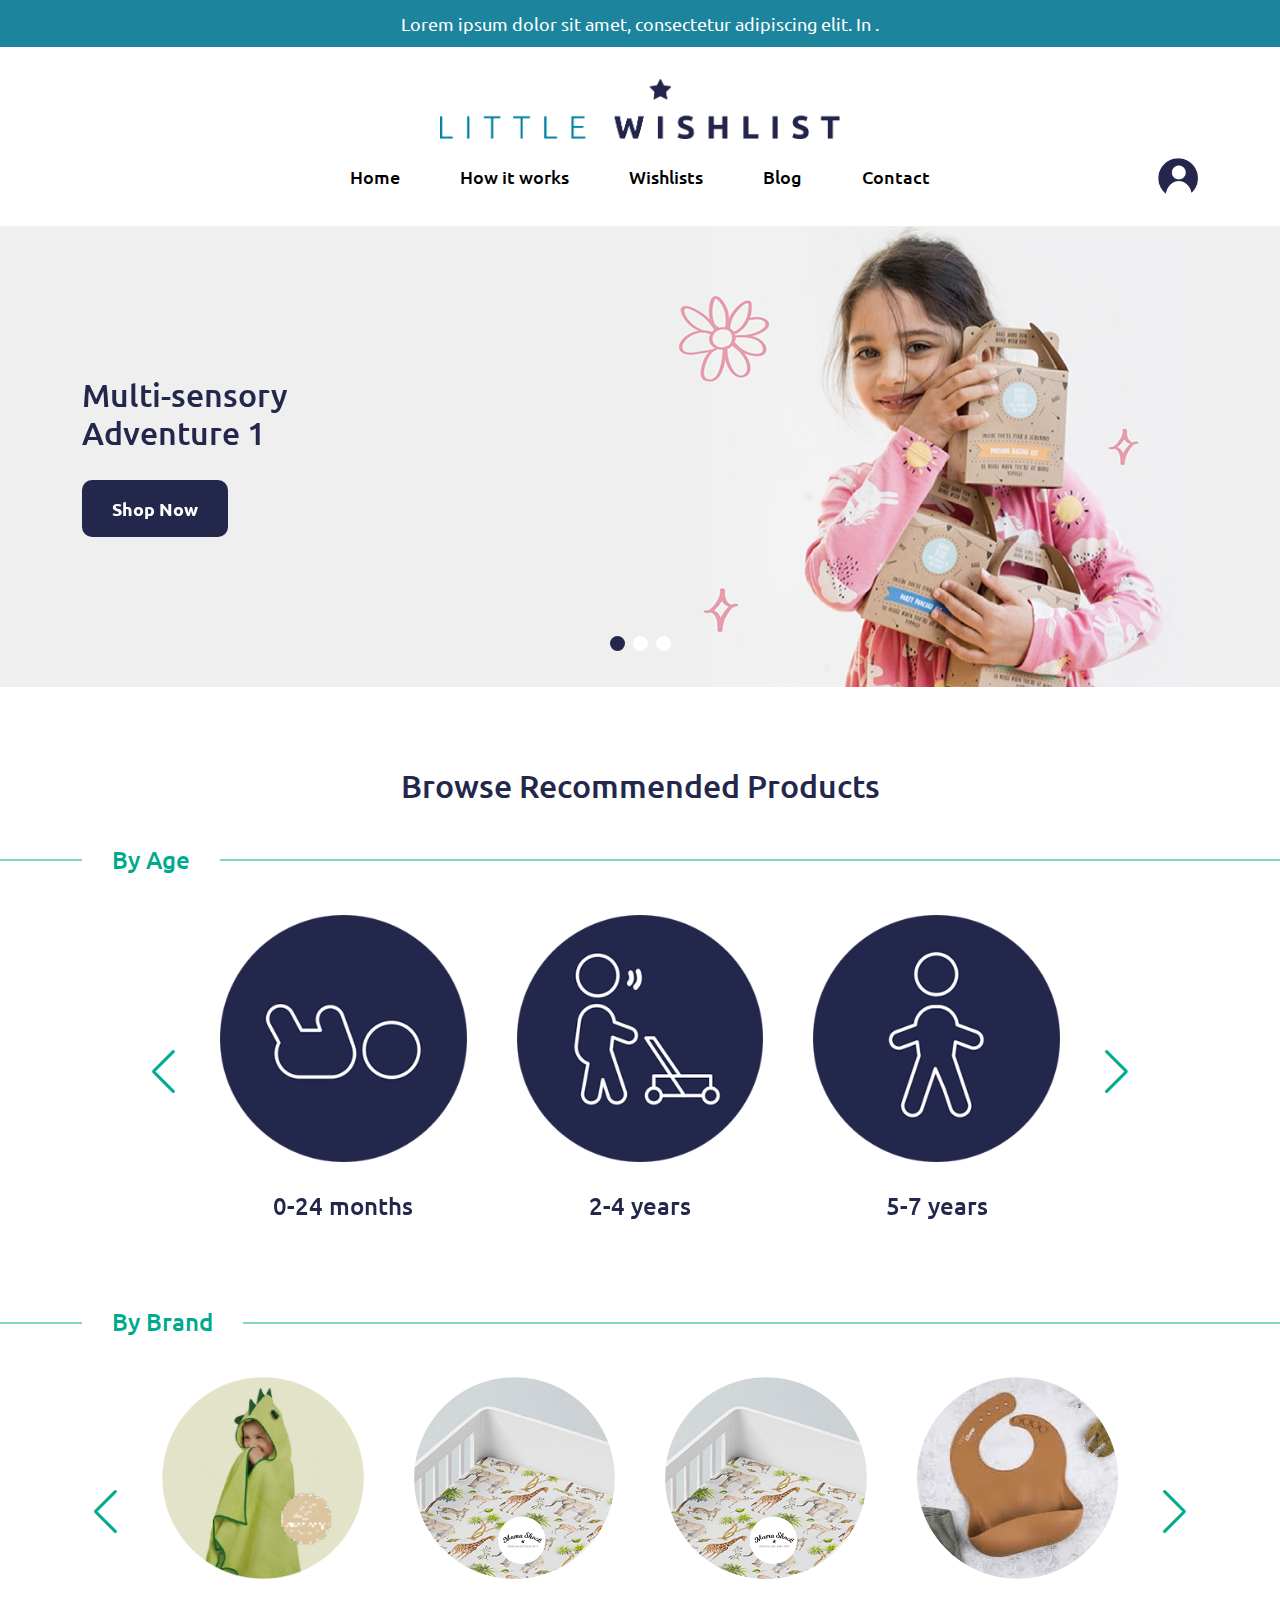
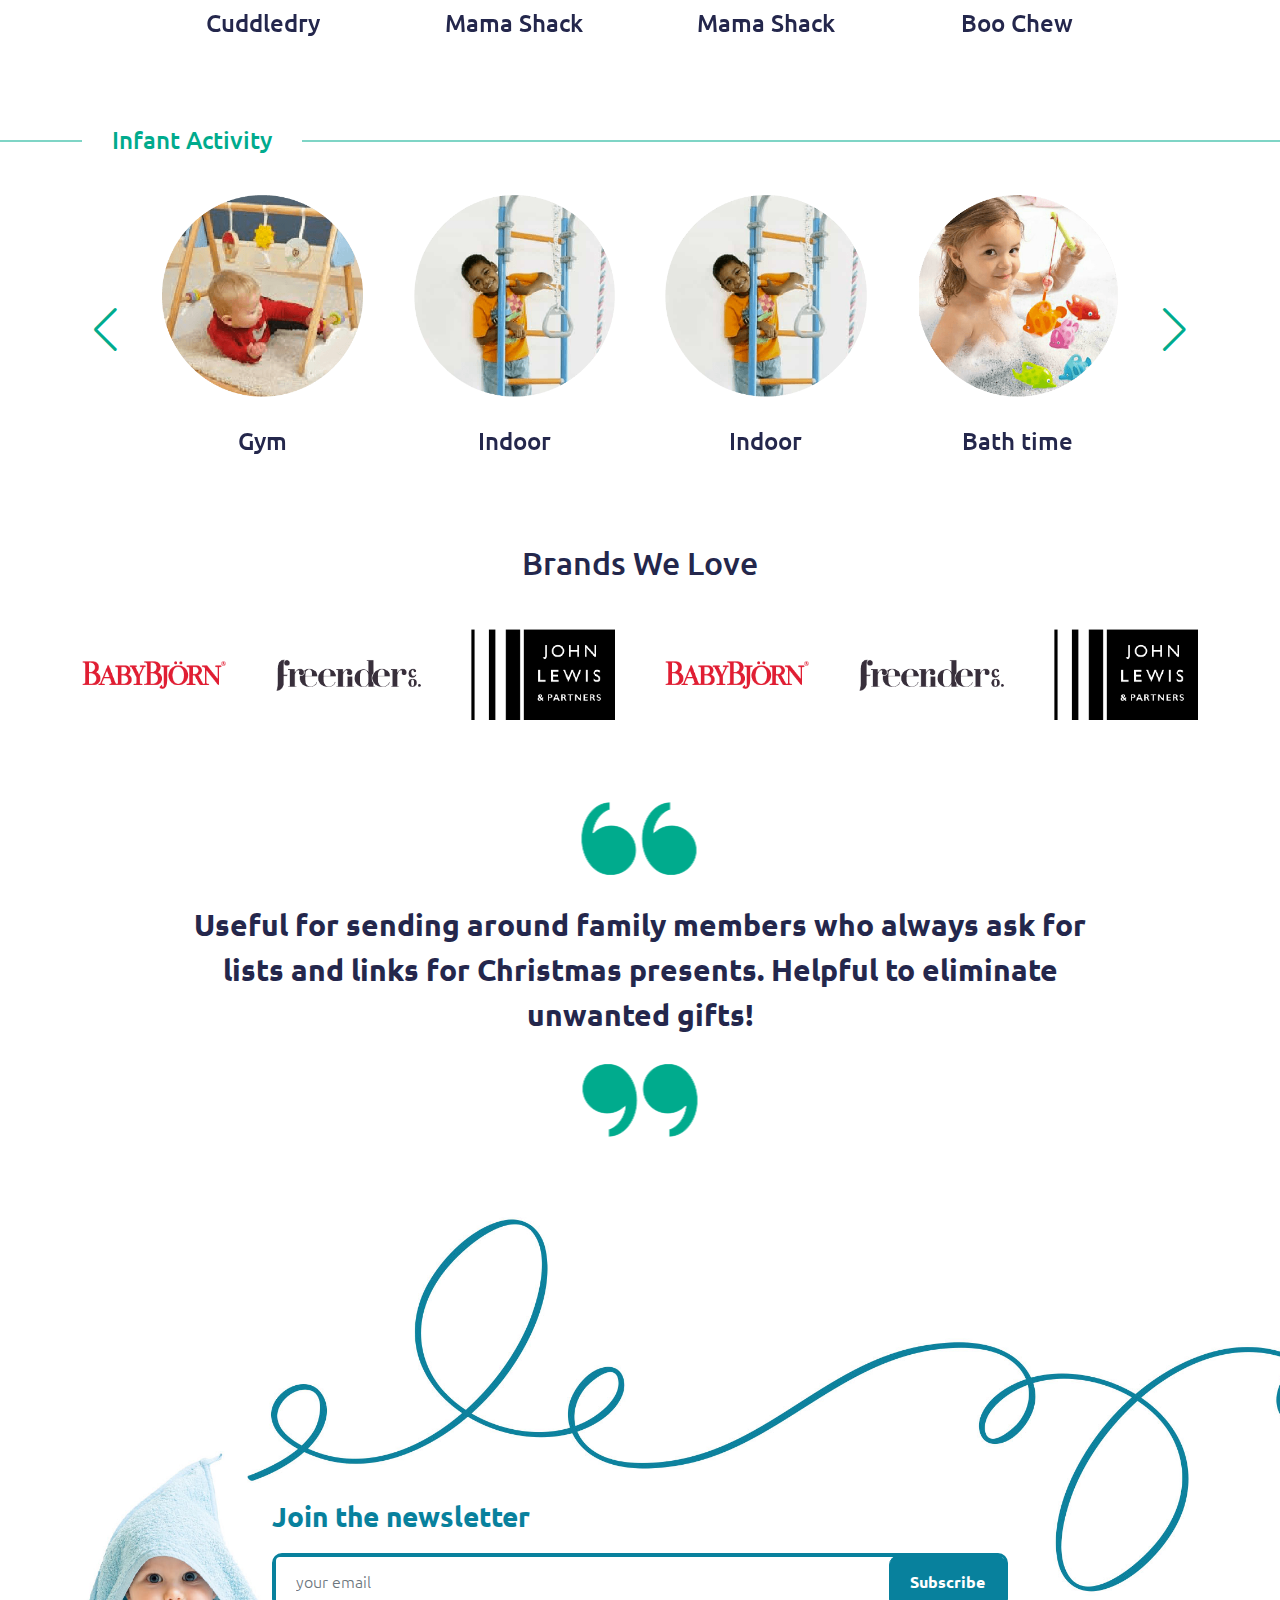
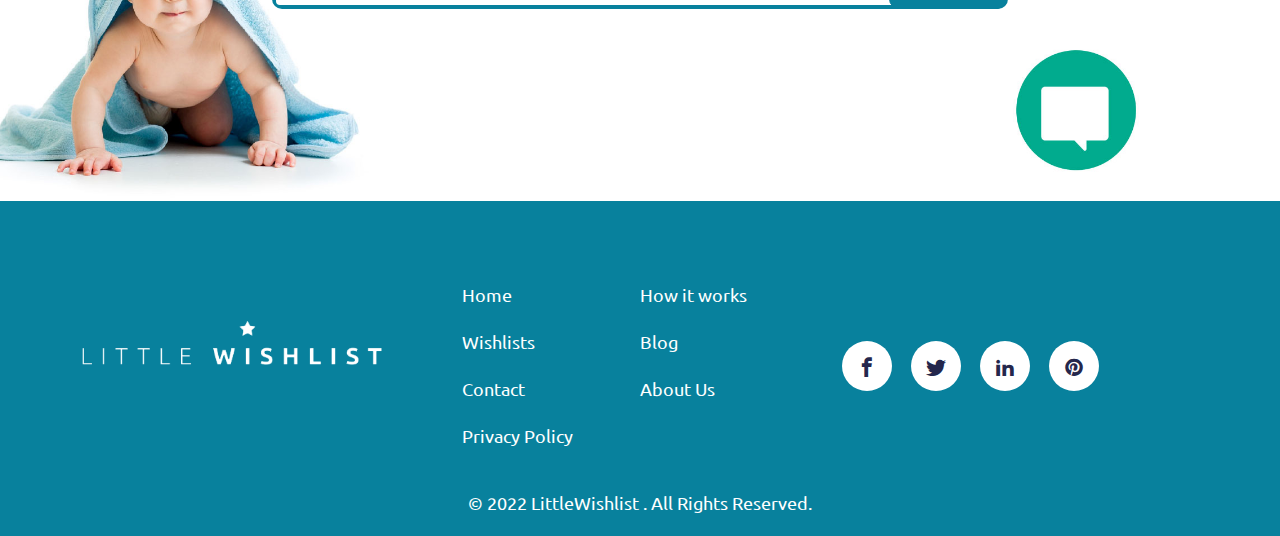
<file: wishlist.html>
<!DOCTYPE html>
<html lang="en">

<head>
    <meta charset="UTF-8">
    <meta http-equiv="X-UA-Compatible" content="IE=edge">
    <meta name="viewport" content="width=device-width, initial-scale=1.0">
    <link rel="stylesheet" href="assets/css/bootstrap.min.css">
    <link rel="stylesheet" href="assets/css/icomoon.css">
    <link rel="stylesheet" href="https://unpkg.com/swiper/swiper-bundle.min.css">
    <link rel="preconnect" href="https://fonts.googleapis.com">
    <link rel="preconnect" href="https://fonts.gstatic.com" crossorigin>
    <link href="https://fonts.googleapis.com/css2?family=Ubuntu:ital,wght@0,300;0,400;0,500;0,700;1,300;1,400;1,500;1,700&display=swap" rel="stylesheet">
    <link rel="stylesheet" href="assets/css/main-styles.css">
    <title>LittleWishlist</title>
</head>

<body>

    <header class="header-wrapp">
        <div class="header-top">
            <div class="container">
                <div class="row">
                    <div class="col-12">
                        <div class="header-top-content text-center">
                            <p>Lorem ipsum dolor sit amet, consectetur adipiscing elit. In .</p>
                        </div>
                    </div>
                </div>
            </div>
        </div>
        <div class="header-main">
            <div class="container">
                <div class="row">
                    <div class="col-12">
                        <nav class="navbar navbar-expand-md">
                            <div class="header-logo pt-4 pb-3 text-md-center">
                                <a class="navbar-brand" href="#"><img src="assets/img/logo.png" alt="LittleWishlist"></a>
                                <div class="header-logo-right">
                                    <a href="#" class="my-account my-account-logo"><img src="assets/img/user-icon.png" alt="User" /></a>
                                    <button class="navbar-toggler collapsed" type="button" data-bs-toggle="collapse" data-bs-target="#headerMainNavbar">
                                        <span class="navbar-toggler-icon"></span>
                                    </button>
                                </div>
                            </div>
                            <div class="header-menu">
                                <div class="collapse navbar-collapse justify-content-center" id="headerMainNavbar">
                                    <ul class="navbar-nav">
                                        <li class="nav-item">
                                            <a class="nav-link" href="#">Home</a>
                                        </li>
                                        <li class="nav-item">
                                            <a class="nav-link" href="#">How it works</a>
                                        </li>
                                        <li class="nav-item">
                                            <a class="nav-link" href="#">Wishlists</a>
                                        </li>
                                        <li class="nav-item">
                                            <a class="nav-link" href="#">Blog</a>
                                        </li>
                                        <li class="nav-item">
                                            <a class="nav-link" href="#">Contact</a>
                                        </li>
                                    </ul>
                                </div>
                                <div class="header-menu-right">
                                    <a href="#" class="my-account"><img src="assets/img/user-icon.png" alt="User" /></a>
                                </div>
                            </div>
                        </nav>
                    </div>
                </div>
            </div>
        </div>
    </header>

    <section class="banner-slider-wrapp wishlist-banner-slider-wrapp">
        <div class="container">
            <div class="row">
                <div class="col-12 col-md-12">
                    <div id="wishlist-slider" class="swiper banner-slider">
                        <div class="swiper-wrapper">
                            <div class="swiper-slide single-banner">
                                <div class="single-banner-content">
                                    <h2 class="banner-title">Multi-sensory<br/> Adventure 1</h2>
                                    <a href="#" class="banner-btn">Shop Now</a>
                                </div>
                                <div class="banner-img">
                                    <img src="assets/img/girl_bg.png" alt="Online Store">
                                </div>
                            </div>
                            <div class="swiper-slide single-banner">
                                <div class="single-banner-content">
                                    <h2 class="banner-title">Multi-sensory<br/> Adventure 2</h2>
                                    <a href="#" class="banner-btn">Shop Now</a>
                                </div>
                                <div class="banner-img">
                                    <img src="assets/img/girl_bg.png" alt="Online Store">
                                </div>
                            </div>
                            <div class="swiper-slide single-banner">
                                <div class="single-banner-content">
                                    <h2 class="banner-title">Multi-sensory<br/> Adventure 3</h2>
                                    <a href="#" class="banner-btn">Shop Now</a>
                                </div>
                                <div class="banner-img">
                                    <img src="assets/img/girl_bg.png" alt="Online Store">
                                </div>
                            </div>
                        </div>

                        <div class="swiper-pagination banner-pagination"></div>
                    </div>
                </div>
            </div>
        </div>
    </section>

    <section class="recomended-product-title-section pt-8">
        <div class="container">
            <div class="row">
                <div class="col-12 col-md-12">
                    <div class="section-title">
                        <h2>Browse Recommended Products</h2>
                    </div>
                </div>
            </div>
        </div>
    </section>

    <section class="recomended-product-category-section">
        <div class="container">
            <div class="row">
                <div class="col-12 col-md-12">
                    <div class="cat-title-wrapp">
                        <h4>By Age</h4>
                    </div>
                    <div id="product-categories-1" class="swiper product-categories product-categories-1">
                        <div class="swiper-wrapper">
                            <div class="swiper-slide single-product-categories">
                                <div class="single-category-img">
                                    <img src="assets/img/0_24_month.png" alt="Online Store">
                                </div>
                                <div class="single-product-category">
                                    <h4 class="cat-title">0-24 months</h4>
                                </div>
                            </div>
                            <div class="swiper-slide single-product-categories">
                                <div class="single-category-img">
                                    <img src="assets/img/2_4_years.png" alt="Online Store">
                                </div>
                                <div class="single-product-category">
                                    <h4 class="cat-title">2-4 years</h4>
                                </div>
                            </div>
                            <div class="swiper-slide single-product-categories">
                                <div class="single-category-img">
                                    <img src="assets/img/5_7_years.png" alt="Online Store">
                                </div>
                                <div class="single-product-category">
                                    <h4 class="cat-title">5-7 years</h4>
                                </div>
                            </div>
                            <div class="swiper-slide single-product-categories">
                                <div class="single-category-img">
                                    <img src="assets/img/0_24_month.png" alt="Online Store">
                                </div>
                                <div class="single-product-category">
                                    <h4 class="cat-title">0-24 months</h4>
                                </div>
                            </div>
                            <div class="swiper-slide single-product-categories">
                                <div class="single-category-img">
                                    <img src="assets/img/2_4_years.png" alt="Online Store">
                                </div>
                                <div class="single-product-category">
                                    <h4 class="cat-title">2-4 years</h4>
                                </div>
                            </div>
                            <div class="swiper-slide single-product-categories">
                                <div class="single-category-img">
                                    <img src="assets/img/5_7_years.png" alt="Online Store">
                                </div>
                                <div class="single-product-category">
                                    <h4 class="cat-title">5-7 years</h4>
                                </div>
                            </div>
                            <div class="swiper-slide single-product-categories">
                                <div class="single-category-img">
                                    <img src="assets/img/0_24_month.png" alt="Online Store">
                                </div>
                                <div class="single-product-category">
                                    <h4 class="cat-title">0-24 months</h4>
                                </div>
                            </div>
                            <div class="swiper-slide single-product-categories">
                                <div class="single-category-img">
                                    <img src="assets/img/2_4_years.png" alt="Online Store">
                                </div>
                                <div class="single-product-category">
                                    <h4 class="cat-title">2-4 years</h4>
                                </div>
                            </div>
                            <div class="swiper-slide single-product-categories">
                                <div class="single-category-img">
                                    <img src="assets/img/5_7_years.png" alt="Online Store">
                                </div>
                                <div class="single-product-category">
                                    <h4 class="cat-title">5-7 years</h4>
                                </div>
                            </div>
                        </div>
                        <div class="swiper-button-next cat-slide-next"></div>
                        <div class="swiper-button-prev cat-slide-prev"></div>
                    </div>
                </div>
            </div>
        </div>
    </section>

    <section class="recomended-product-category-section pt-8">
        <div class="container">
            <div class="row">
                <div class="col-12 col-md-12">
                    <div class="cat-title-wrapp">
                        <h4>By Brand</h4>
                    </div>
                    <div id="product-categories-2" class="swiper product-categories product-categories-2">
                        <div class="swiper-wrapper">
                            <div class="swiper-slide single-product-categories">
                                <div class="single-category-img">
                                    <img src="assets/img/Cuddledry.png" alt="Online Store">
                                </div>
                                <div class="single-product-category">
                                    <h4 class="cat-title">Cuddledry</h4>
                                </div>
                            </div>
                            <div class="swiper-slide single-product-categories">
                                <div class="single-category-img">
                                    <img src="assets/img/mama-shack.png" alt="Online Store">
                                </div>
                                <div class="single-product-category">
                                    <h4 class="cat-title">Mama Shack</h4>
                                </div>
                            </div>
                            <div class="swiper-slide single-product-categories">
                                <div class="single-category-img">
                                    <img src="assets/img/mama-shack.png" alt="Online Store">
                                </div>
                                <div class="single-product-category">
                                    <h4 class="cat-title">Mama Shack</h4>
                                </div>
                            </div>
                            <div class="swiper-slide single-product-categories">
                                <div class="single-category-img">
                                    <img src="assets/img/boo-chew.png" alt="Online Store">
                                </div>
                                <div class="single-product-category">
                                    <h4 class="cat-title">Boo Chew</h4>
                                </div>
                            </div>
                            <div class="swiper-slide single-product-categories">
                                <div class="single-category-img">
                                    <img src="assets/img/Cuddledry.png" alt="Online Store">
                                </div>
                                <div class="single-product-category">
                                    <h4 class="cat-title">Cuddledry</h4>
                                </div>
                            </div>
                            <div class="swiper-slide single-product-categories">
                                <div class="single-category-img">
                                    <img src="assets/img/mama-shack.png" alt="Online Store">
                                </div>
                                <div class="single-product-category">
                                    <h4 class="cat-title">Mama Shack</h4>
                                </div>
                            </div>
                            <div class="swiper-slide single-product-categories">
                                <div class="single-category-img">
                                    <img src="assets/img/mama-shack.png" alt="Online Store">
                                </div>
                                <div class="single-product-category">
                                    <h4 class="cat-title">Mama Shack</h4>
                                </div>
                            </div>
                            <div class="swiper-slide single-product-categories">
                                <div class="single-category-img">
                                    <img src="assets/img/boo-chew.png" alt="Online Store">
                                </div>
                                <div class="single-product-category">
                                    <h4 class="cat-title">Boo Chew</h4>
                                </div>
                            </div>
                            <div class="swiper-slide single-product-categories">
                                <div class="single-category-img">
                                    <img src="assets/img/Cuddledry.png" alt="Online Store">
                                </div>
                                <div class="single-product-category">
                                    <h4 class="cat-title">Cuddledry</h4>
                                </div>
                            </div>
                            <div class="swiper-slide single-product-categories">
                                <div class="single-category-img">
                                    <img src="assets/img/mama-shack.png" alt="Online Store">
                                </div>
                                <div class="single-product-category">
                                    <h4 class="cat-title">Mama Shack</h4>
                                </div>
                            </div>
                            <div class="swiper-slide single-product-categories">
                                <div class="single-category-img">
                                    <img src="assets/img/mama-shack.png" alt="Online Store">
                                </div>
                                <div class="single-product-category">
                                    <h4 class="cat-title">Mama Shack</h4>
                                </div>
                            </div>
                            <div class="swiper-slide single-product-categories">
                                <div class="single-category-img">
                                    <img src="assets/img/boo-chew.png" alt="Online Store">
                                </div>
                                <div class="single-product-category">
                                    <h4 class="cat-title">Boo Chew</h4>
                                </div>
                            </div>
                        </div>
                        <div class="swiper-button-next cat-slide-next"></div>
                        <div class="swiper-button-prev cat-slide-prev"></div>
                    </div>
                </div>
            </div>
        </div>
    </section>

    <section class="recomended-product-category-section pt-8">
        <div class="container">
            <div class="row">
                <div class="col-12 col-md-12">
                    <div class="cat-title-wrapp">
                        <h4>Infant Activity</h4>
                    </div>
                    <div id="product-categories-3" class="swiper product-categories product-categories-3">
                        <div class="swiper-wrapper">
                            <div class="swiper-slide single-product-categories">
                                <div class="single-category-img">
                                    <img src="assets/img/Gym.png" alt="Online Store">
                                </div>
                                <div class="single-product-category">
                                    <h4 class="cat-title">Gym</h4>
                                </div>
                            </div>
                            <div class="swiper-slide single-product-categories">
                                <div class="single-category-img">
                                    <img src="assets/img/Indoor.png" alt="Online Store">
                                </div>
                                <div class="single-product-category">
                                    <h4 class="cat-title">Indoor</h4>
                                </div>
                            </div>
                            <div class="swiper-slide single-product-categories">
                                <div class="single-category-img">
                                    <img src="assets/img/Indoor.png" alt="Online Store">
                                </div>
                                <div class="single-product-category">
                                    <h4 class="cat-title">Indoor</h4>
                                </div>
                            </div>
                            <div class="swiper-slide single-product-categories">
                                <div class="single-category-img">
                                    <img src="assets/img/Bathtime.png" alt="Online Store">
                                </div>
                                <div class="single-product-category">
                                    <h4 class="cat-title">Bath time</h4>
                                </div>
                            </div>
                            <div class="swiper-slide single-product-categories">
                                <div class="single-category-img">
                                    <img src="assets/img/Gym.png" alt="Online Store">
                                </div>
                                <div class="single-product-category">
                                    <h4 class="cat-title">Gym</h4>
                                </div>
                            </div>
                            <div class="swiper-slide single-product-categories">
                                <div class="single-category-img">
                                    <img src="assets/img/Indoor.png" alt="Online Store">
                                </div>
                                <div class="single-product-category">
                                    <h4 class="cat-title">Indoor</h4>
                                </div>
                            </div>
                            <div class="swiper-slide single-product-categories">
                                <div class="single-category-img">
                                    <img src="assets/img/Indoor.png" alt="Online Store">
                                </div>
                                <div class="single-product-category">
                                    <h4 class="cat-title">Indoor</h4>
                                </div>
                            </div>
                            <div class="swiper-slide single-product-categories">
                                <div class="single-category-img">
                                    <img src="assets/img/Bathtime.png" alt="Online Store">
                                </div>
                                <div class="single-product-category">
                                    <h4 class="cat-title">Bath time</h4>
                                </div>
                            </div>
                            <div class="swiper-slide single-product-categories">
                                <div class="single-category-img">
                                    <img src="assets/img/Gym.png" alt="Online Store">
                                </div>
                                <div class="single-product-category">
                                    <h4 class="cat-title">Gym</h4>
                                </div>
                            </div>
                            <div class="swiper-slide single-product-categories">
                                <div class="single-category-img">
                                    <img src="assets/img/Indoor.png" alt="Online Store">
                                </div>
                                <div class="single-product-category">
                                    <h4 class="cat-title">Indoor</h4>
                                </div>
                            </div>
                            <div class="swiper-slide single-product-categories">
                                <div class="single-category-img">
                                    <img src="assets/img/Indoor.png" alt="Online Store">
                                </div>
                                <div class="single-product-category">
                                    <h4 class="cat-title">Indoor</h4>
                                </div>
                            </div>
                            <div class="swiper-slide single-product-categories">
                                <div class="single-category-img">
                                    <img src="assets/img/Bathtime.png" alt="Online Store">
                                </div>
                                <div class="single-product-category">
                                    <h4 class="cat-title">Bath time</h4>
                                </div>
                            </div>
                        </div>
                        <div class="swiper-button-next cat-slide-next"></div>
                        <div class="swiper-button-prev cat-slide-prev"></div>
                    </div>
                </div>
            </div>
        </div>
    </section>

    <section class="brand-logo-section">
        <div class="container">
            <div class="row">
                <div class="col-12 col-md-12">
                    <div class="section-title">
                        <h2>Brands We Love</h2>
                    </div>
                </div>
            </div>
            <div class="row">
                <div class="col-12 col-md-12">
                    <div id="logo-carousel" class="swiper logo-carousel">
                        <div class="swiper-wrapper">
                            <div class="swiper-slide single-logo">
                                <div class="single-product-img">
                                    <img src="assets/img/logo-1.png" alt="Logo">
                                </div>
                            </div>
                            <div class="swiper-slide single-logo">
                                <div class="single-product-img">
                                    <img src="assets/img/logo-2.png" alt="Logo">
                                </div>
                            </div>
                            <div class="swiper-slide single-logo">
                                <div class="single-product-img">
                                    <img src="assets/img/logo-3.png" alt="Logo">
                                </div>
                            </div>
                            <div class="swiper-slide single-logo">
                                <div class="single-product-img">
                                    <img src="assets/img/logo-1.png" alt="Logo">
                                </div>
                            </div>
                            <div class="swiper-slide single-logo">
                                <div class="single-product-img">
                                    <img src="assets/img/logo-2.png" alt="Logo">
                                </div>
                            </div>
                            <div class="swiper-slide single-logo">
                                <div class="single-product-img">
                                    <img src="assets/img/logo-3.png" alt="Logo">
                                </div>
                            </div>
                            <div class="swiper-slide single-logo">
                                <div class="single-product-img">
                                    <img src="assets/img/logo-1.png" alt="Logo">
                                </div>
                            </div>
                            <div class="swiper-slide single-logo">
                                <div class="single-product-img">
                                    <img src="assets/img/logo-2.png" alt="Logo">
                                </div>
                            </div>
                            <div class="swiper-slide single-logo">
                                <div class="single-product-img">
                                    <img src="assets/img/logo-3.png" alt="Logo">
                                </div>
                            </div>
                            <div class="swiper-slide single-logo">
                                <div class="single-product-img">
                                    <img src="assets/img/logo-1.png" alt="Logo">
                                </div>
                            </div>
                        </div>
                    </div>
                </div>
            </div>
        </div>
    </section>

    <section class="testimonial-section">
        <div class="container">
            <div class="row justify-content-center">
                <div class="col-12 col-md-10">
                    <div class="testimonial-wrapp">
                        <div class="testimonial-content">
                            <p>Useful for sending around family members who always ask for lists and links for Christmas presents. Helpful to eliminate unwanted gifts!</p>
                        </div>
                    </div>
                </div>
            </div>
        </div>
    </section>

    <section class="newsletter-section">
        <div class="container">
            <div class="row justify-content-center">
                <div class="col-12 col-md-8">
                    <div class="newsletter-form-wrapp">
                        <h3 class="newsletter-form-heading">Join the newsletter</h3>
                        <form action="#">
                            <input type="email" class="form-control" id="email" placeholder="your email" name="email">
                            <button type="submit" class="btn btn-primary">Subscribe</button>
                        </form>
                    </div>
                </div>
            </div>
        </div>
    </section>

    <footer id="footer-wrapp" class="footer-wrapp">
        <div class="footer-top">
            <div class="container">
                <div class="row">
                    <div class="col-12 col-md-4">
                        <div class="footer-widget footer-widget-logo">
                            <a href="#" class="footer-logo"><img src="assets/img/footer-logo.png" alt="LittleWishlist"></a>
                        </div>
                    </div>
                    <div class="col-12 col-md-4">
                        <div class="footer-widget footer-menu-widget">
                            <ul>
                                <li>
                                    <a href="#">Home</a>
                                </li>
                                <li>
                                    <a href="#">How it works</a>
                                </li>
                                <li>
                                    <a href="#">Wishlists</a>
                                </li>
                                <li>
                                    <a href="#">Blog</a>
                                </li>
                                <li>
                                    <a href="#">Contact</a>
                                </li>
                                <li>
                                    <a href="#">About Us</a>
                                </li>
                                <li>
                                    <a href="#">Privacy Policy</a>
                                </li>
                            </ul>
                        </div>
                    </div>
                    <div class="col-12 col-md-4">
                        <div class="footer-widget footer-social-widget">
                            <ul>
                                <li><a href="#"><i class="icon-facebook"></i></a></li>
                                <li><a href="#"><i class="icon-twitter"></i></a></li>
                                <li><a href="#"><i class="icon-linkedin2"></i></a></li>
                                <li><a href="#"><i class="icon-pinterest"></i></a></li>
                            </ul>
                        </div>
                    </div>
                </div>
            </div>
        </div>
        <div class="footer-copyright">
            <div class="container">
                <div class="row">
                    <div class="col">
                        <div class="copyright-text">
                            <p>&copy; 2022 LittleWishlist . All Rights Reserved.</p>
                        </div>
                    </div>
                </div>
            </div>
        </div>
    </footer>


    <script src="assets/js/jquery-3.6.0.min.js"></script>
    <script src="assets/js/bootstrap.min.js"></script>
    <script src="https://unpkg.com/swiper/swiper-bundle.min.js"></script>
    <script src="assets/js/plain-modal.min.js"></script>
    <script src="assets/js/clipboard.min.js"></script>
    <script src="assets/js/main.js"></script>
</body>

</html>
</file>
<file: assets/css/icomoon.css>
@font-face {
  font-family: 'icomoon';
  src:  url('../fonts/icomoon.eot?1tw39f');
  src:  url('../fonts/icomoon.eot?1tw39f#iefix') format('embedded-opentype'),
    url('../fonts/icomoon.ttf?1tw39f') format('truetype'),
    url('../fonts/icomoon.woff?1tw39f') format('woff'),
    url('../fonts/icomoon.svg?1tw39f#icomoon') format('svg');
  font-weight: normal;
  font-style: normal;
  font-display: block;
}

[class^="icon-"], [class*=" icon-"] {
  /* use !important to prevent issues with browser extensions that change fonts */
  font-family: 'icomoon' !important;
  speak: never;
  font-style: normal;
  font-weight: normal;
  font-variant: normal;
  text-transform: none;
  line-height: 1;

  /* Better Font Rendering =========== */
  -webkit-font-smoothing: antialiased;
  -moz-osx-font-smoothing: grayscale;
}

.icon-facebook:before {
  content: "\ea90";
}
.icon-twitter:before {
  content: "\ea96";
}
.icon-rss:before {
  content: "\ea9b";
}
.icon-rss2:before {
  content: "\ea9c";
}
.icon-youtube:before {
  content: "\ea9d";
}
.icon-behance:before {
  content: "\eaa8";
}
.icon-behance2:before {
  content: "\eaa9";
}
.icon-linkedin:before {
  content: "\eac9";
}
.icon-linkedin2:before {
  content: "\eaca";
}
.icon-pinterest:before {
  content: "\ead1";
}
.icon-pinterest2:before {
  content: "\ead2";
}
</file>
<file: assets/css/main-styles.css>
@font-face {
    font-family: 'Nella Sue Demo';
    src: url('../fonts/NellaSueDemo.eot');
    src: url('../fonts/NellaSueDemo.eot?#iefix') format('embedded-opentype'), url('../fonts/NellaSueDemo.woff2') format('woff2'), url('../fonts/NellaSueDemo.woff') format('woff'), url('../fonts/NellaSueDemo.ttf') format('truetype'), url('../fonts/NellaSueDemo.svg#NellaSueDemo') format('svg');
    font-weight: normal;
    font-style: normal;
    font-display: swap;
}

:root {
    --darkblue: #24274C;
    --teal: #1D849D;
    --green: #38B197;
    --white: #ffffff;
}

* {
    -webkit-box-sizing: border-box;
    -moz-box-sizing: border-box;
    box-sizing: border-box;
}

body {
    font-family: 'Ubuntu', sans-serif;
    font-size: 18px;
    color: var(--darkblue);
}

a {
    color: var(--green);
    text-decoration: none;
}

a:hover {
    color: var(--darkblue);
}

img {
    max-width: 100%;
    height: auto;
}

p:last-child {
    margin-bottom: 0;
}

.aligncenter {
    text-align: center;
    margin-bottom: 20px;
    margin-top: 20px;
}

.p-8 {
    padding-top: 80px;
    padding-bottom: 80px;
}

.pt-8 {
    padding-top: 80px;
}

.pb-8 {
    padding-bottom: 80px;
}

.header-top {
    background-color: var(--teal);
    color: var(--white);
    padding: 10px 0;
}

.header-top p {
    margin-bottom: 0;
}

.header-main {
    padding-bottom: 20px;
}

.header-main .navbar {
    display: block;
}

.header-main .navbar-brand {
    margin-right: 0;
}

.header-main .navbar-brand img {
    max-width: 400px;
}

.my-account.my-account-logo {
    display: none;
}

.header-menu {
    position: relative;
}

.header-menu .navbar-nav li a.nav-link {
    color: #000;
    font-size: 18px;
    padding-left: 30px;
    padding-right: 30px;
    font-weight: 500;
}

.header-menu .navbar-nav li.active a.nav-link,
.header-menu .navbar-nav li a.nav-link:hover {
    color: #00AB8D;
}

.header-menu .header-menu-right {
    position: absolute;
    right: 0;
    top: 50%;
    transform: translateY(-50%);
}

.header-menu .header-menu-right a {
    display: inline-block;
}

.header-menu .header-menu-right img {
    display: inline-block;
    max-width: 40px;
}

.banner-slider-wrapp {
    background-color: #AFADAE;
}

.banner-slider {
    width: 100%;
    height: 100%;
    position: relative;
}

.swiper-slide.single-banner {
    display: flex;
    justify-content: space-between;
    align-items: center;
}

.single-banner-content {
    max-width: 550px;
    padding-top: 150px;
    padding-bottom: 150px;
}

.single-banner-content h2 {
    color: var(--darkblue);
}

.banner-img {
    position: absolute;
    right: 0;
    top: 0;
    z-index: -1;
}

.banner-img img {
    object-fit: cover;
    height: 100%;
}

.banner-btn,
.lw-loadmore-btn {
    background-color: var(--darkblue);
    color: #fff;
    padding: 15px 30px;
    border-radius: 10px;
    display: inline-block;
    margin-top: 20px;
    font-weight: 700;
    transition: all .2s linear;
}

.banner-btn:hover,
.lw-loadmore-btn:hover {
    background-color: #08819D;
    color: #fff;
}

.banner-slider .swiper-pagination-bullet {
    width: 15px;
    height: 15px;
    background-color: var(--white);
    opacity: 1;
}

.banner-slider .swiper-pagination-bullet-active {
    background-color: var(--darkblue);
}

.banner-slider .swiper-horizontal>.swiper-pagination-bullets,
.banner-slider .swiper-pagination-bullets.swiper-pagination-horizontal,
.banner-slider .swiper-pagination-custom,
.banner-slider .swiper-pagination-fraction {
    bottom: 30px;
}


/*
* Planning Section Style
*/

.planning-info-icon img {
    max-width: 110px;
    margin-bottom: 25px;
}

.none-above-wrapp {
    margin-top: 30px;
}

.none-above-wrapp a {
    display: inline-block;
    color: #08819D;
    font-size: 18px;
}

.none-above-wrapp a:hover {
    color: var(--darkblue);
}


/*
* Card Section Style
*/

.card-slider-wrapp {
    padding-bottom: 80px;
}

.card-slider {
    margin-left: -50px;
    margin-right: -50px;
    padding-left: 50px;
    padding-right: 50px;
}

.single-card {
    position: relative;
}

.single-card-img img {
    object-fit: cover;
    width: 100%;
    height: 100%;
}

.single-card-content {
    position: absolute;
    width: 50%;
    z-index: 1;
    top: 50%;
    right: 0;
    padding: 20px;
    text-align: center;
    transform: translateY(-50%);
}

.single-card-heading h4 {
    font-size: 30px;
    font-weight: 600;
}

.single-card-btn .card-btn {
    display: inline-block;
    font-weight: 700;
    background-color: var(--darkblue);
    color: #fff;
    padding: 10px 30px;
    border-radius: 10px;
    margin-top: 20px;
    transition: all .2s linear;
}

.single-card-btn .card-btn:hover {
    background-color: #08819D;
}

.card-slider .swiper-button-prev,
.card-slider .swiper-button-next {
    color: #08819D;
}


/*
* Full Image Section Style
*/

.full-img-section img {
    max-width: 100%;
    height: auto;
}


/*
* Product Section Style
*/

.recomended-products-section {
    padding-top: 80px;
}

.section-title {
    text-align: center;
    margin-bottom: 40px;
}

.single-product {
    text-align: center;
}

.single-product-content .product-title {
    font-size: 20px;
    margin-bottom: 10px;
}

.single-product-content .product-price {
    color: #00ab8d;
}

.recomended-prev:after,
.recomended-next:after {
    color: var(--darkblue);
}


/*
* Testimonial Section Style
*/

.testimonial-section {
    padding-top: 80px;
    padding-bottom: 80px;
}

.testimonial-content {
    font-size: 30px;
    text-align: center;
    font-weight: 700;
    position: relative;
    padding-top: 100px;
    padding-bottom: 100px;
}

.testimonial-content:before,
.testimonial-content:after {
    content: "";
    background-image: url(../img/quote_icon.png);
    width: 117px;
    height: 73px;
    display: inline-block;
    position: absolute;
    top: 0;
    left: 50%;
    transform: translateX(-50%);
    background-repeat: no-repeat;
}

.testimonial-content:after {
    background-image: url(../img/quote_icon_right.png);
    top: auto;
    bottom: 0;
}

.testimonial-content p {
    margin-bottom: 0;
}


/*
* Newsletter Section Style
*/

.newsletter-section {
    background-image: url(../img/mailchimplist-bg.jpg);
    background-size: cover;
    background-position: center;
    padding-top: 22%;
    padding-bottom: 15%;
}

.newsletter-form-wrapp h3 {
    font-weight: 700;
    color: #08819D;
    margin-bottom: 20px;
}

.newsletter-form-wrapp form {
    border: 4px solid #08819D;
    border-radius: 10px;
    position: relative;
}

.newsletter-form-wrapp input {
    border: 0px;
    display: inline-block;
    font-weight: 300;
    padding: 12px 20px;
}

.newsletter-form-wrapp button {
    position: absolute;
    right: -2px;
    top: -2px;
    font-weight: 700;
    border-radius: 10px;
    padding: 14px 20px;
    background-color: #08819D;
    border-color: #08819D;
}

.newsletter-form-wrapp button:hover {
    background-color: var(--darkblue);
}


/*
* Footer Style
*/

.footer-wrapp {
    background-color: #08819D;
    padding-top: 80px;
    padding-bottom: 20px;
}

.footer-logo {
    display: inline-block;
    max-width: 300px;
}

.footer-logo img {
    display: block;
    margin-top: 40px;
}

.footer-menu-widget ul {
    list-style: none;
    margin: 0;
    padding: 0;
}

.footer-menu-widget ul li {
    display: inline-block;
    width: 49%;
    margin-bottom: 20px;
}

.footer-menu-widget ul li a {
    display: block;
    color: #fff;
    transition: all .2s linear;
}

.footer-menu-widget ul li a:hover {
    color: var(--darkblue);
}

.footer-social-widget {
    margin-top: 60px;
}

.footer-social-widget ul {
    list-style: none;
    padding: 0;
    margin: 0;
}

.footer-social-widget ul li {
    display: inline-block;
}

.footer-social-widget ul li:not(:first-child) {
    margin-left: 15px;
}

.footer-social-widget ul li a {
    background-color: #fff;
    color: var(--darkblue);
    width: 50px;
    height: 50px;
    display: block;
    border-radius: 50%;
    text-align: center;
    line-height: 54px;
    font-size: 20px;
    transition: all .2s linear;
}

.footer-social-widget ul li a:hover {
    background-color: var(--darkblue);
    color: #fff;
}

.copyright-text {
    text-align: center;
    color: #fff;
    padding-top: 20px;
}

.copyright-text p {
    margin-bottom: 0;
}

.planning-info-wrapp {
    padding-top: 80px;
    padding-bottom: 80px;
    text-align: center;
}

.single-planning-info {
    display: inline-block;
    text-align: center;
}

.single-planning-info .planning-info-content h3 {
    margin-bottom: 0;
    font-size: 24px;
    color: var(--darkblue);
    font-weight: 700;
}


/*
* Modal Style CSS
*/

.plainmodal-content {
    display: none;
    will-change: transform;
    transition-property: transform;
    transition-duration: 500ms;
    border-radius: 20px;
    width: 100%;
    background-color: #fff;
    max-width: 800px;
    padding: 30px;
}

.popup-body-img {
    max-width: 260px;
}

.home-modal-popup-content.force {
    transition-property: none;
}

.plainmodal .plainmodal-overlay.plainmodal-overlay-force {
    transition-property: none;
    left: 200px;
    top: 200px;
}

.popup-head {
    padding: 15px;
    position: relative;
}

.plainmodal-content .popup-head .popup-close {
    font-size: 16px;
    color: var(--darkblue);
    cursor: pointer;
    position: absolute;
    top: -10px;
    right: 10px;
}

.popup-logo {
    text-align: center;
    max-width: 200px;
    margin: 0 auto;
}

.popup-body h4 {
    text-align: center;
    font-size: 26px;
    font-weight: 700;
}

.home-modal-popup-content .popup-body {
    padding: 15px;
    font-size: 14px;
    line-height: 1.42857143;
    color: #333;
}

.popup-body-content {
    display: flex;
    align-items: center;
}

.home-modal-popup-content .popup-body-content {
    justify-content: space-between;
}

.product-quickview-popup-content .popup-body-content {
    justify-content: center;
}

.popup-body-content .popup-body-text {
    text-align: center;
    padding: 30px;
    position: relative;
}

.popup-body-content .popup-body-text h5 {
    max-width: 290px;
    font-size: 26px;
    margin-bottom: 0;
    color: #00ab8d;
    font-weight: 700;
}

.popup-body-content .popup-body-text .copy-clipboard-code {
    background-color: var(--green);
    color: var(--white);
    font-size: 36px;
    font-weight: 700;
    letter-spacing: 5px;
    display: inline-block;
    padding: 0 20px;
    text-align: center;
    border-radius: 10px;
    margin-top: 40px;
}

.copy-clipboard-input {
    max-width: 180px;
    width: 100%;
    text-align: center;
    border: 0;
    padding: 0;
    background-color: transparent;
    color: #fff;
    letter-spacing: 4px;
}

.copy-clipboard-input:focus {
    border: 0;
    outline: none;
}

.popup-body-content .popup-body-text:before {
    content: "";
    position: absolute;
    right: 20px;
    top: 30%;
    width: 35px;
    height: 72px;
    background-image: url(../img/popup-downarrow.png);
    background-size: cover;
}

.plainmodal .plainmodal-overlay {
    width: 100%;
    height: 100%;
    position: absolute;
    left: 0;
    top: 0;
    background-color: rgba(8, 129, 157, .6);
    transition-property: opacity;
    transition-duration: 200ms;
    transition-timing-function: linear;
    opacity: 1;
}

.single-product-slider-img {
    padding: 0 20px;
}

.single-product-slider-img.swiper-slide-prev,
.single-product-slider-img.swiper-slide-next {
    min-width: 30%;
    max-width: 30%;
}

.single-product-slider-img.swiper-slide-active {
    min-width: 290px;
    margin-top: -50px;
}

.product-image-slider {
    padding-top: 50px;
    padding-bottom: 100px;
}

.product-quickview-popup-content .product-content .product-title {
    font-size: 32px;
    font-weight: 700;
    margin-bottom: 0;
}

.product-quickview-popup-content .product-content .product-price {
    font-size: 24px;
    font-weight: 700;
    margin-bottom: 30px;
}

.product-quickview-popup-content .products-add-links a:last-child {
    margin-left: 20px;
    margin-top: 0;
}

.product-quickview-popup-content .swiper-pagination {
    bottom: 30px;
}

.product-quickview-popup-content .swiper-pagination-bullet {
    width: 15px;
    height: 15px;
    background-color: var(--darkblue);
    opacity: .40;
}

.product-quickview-popup-content .swiper-pagination-bullet-active {
    opacity: 1;
}


/*
* Blog Page Style CSS
*/

.blog-title-section {
    background-image: url(../img/page_header_sky_blue.png);
    padding-top: 100px;
    padding-bottom: 100px;
    text-align: center;
    background-size: cover;
    background-position: center;
}

.blog-page-header .blog-page-header-title {
    color: #00ab8d;
    font-family: "Nella Sue Demo";
    margin-bottom: 0;
    font-size: 100px;
}

.blog-page-header .blog-page-header-subtitle {
    margin-bottom: 0;
}

.blog-page-header .blog-page-header-subtitle {
    margin-bottom: 0;
    font-size: 36px;
}

.blog-page-header .blog-page-header-subtitle span {
    font-family: "Nella Sue Demo";
}

.page-content-wrapp {
    padding-top: 80px;
    padding-bottom: 80px;
}

.blog-category-title-wrapp {
    text-align: center;
    margin-bottom: 40px;
}

.blog-category-title-wrapp h2 {
    font-size: 50px;
    color: #24264C;
    font-weight: 700;
    position: relative;
    display: grid;
    grid-auto-flow: column;
    grid-auto-columns: 1fr;
    align-items: center;
    margin: 0 auto;
}

.blog-category-title-wrapp h2 span.left-cat-title,
.blog-category-title-wrapp h2 span.right-cat-title {
    display: block;
}

.blog-category-title-wrapp h2 span.left-cat-title {
    text-align: right;
    margin-right: -100px;
}

.blog-category-title-wrapp h2 span.right-cat-title {
    text-align: left;
    margin-left: -100px;
}

.blog-category-title-wrapp h2 img {
    display: inline-block;
    padding: 0 20px;
    margin: auto;
}

.blog-page-content-menu ul {
    list-style: none;
    text-align: center;
    padding: 0;
    margin-bottom: 40px;
}

.blog-page-content-menu ul li {
    display: inline-block;
    padding: 10px 20px;
}

.blog-page-content-menu ul li a {
    display: inline-block;
    color: #24264C;
    font-size: 20px;
    font-weight: 500;
    transition: all .2s linear;
}

.blog-page-content-menu ul li a:hover,
.blog-page-content-menu ul li.active a {
    color: #00ab8d;
}

.single-post {
    margin-bottom: 30px;
}

.single-post-image {
    margin-bottom: 30px;
}

.single-post-image img {
    object-fit: cover;
    height: 100%;
    width: 100%;
}

.single-post-content .single-post-meta>span,
.single-blog-page-content-wrapp .single-blog-meta>span {
    display: inline-block;
    padding-right: 8px;
    vertical-align: middle;
}

.single-post-content .single-post-meta>span,
.single-post-content .single-post-meta>span a,
.single-blog-page-content-wrapp .single-blog-meta>span,
.single-blog-page-content-wrapp .single-blog-meta>span a {
    color: #24264C;
}

.single-post-content .single-post-meta>span.date-meta,
.single-blog-page-content-wrapp .single-blog-meta>span.date-meta {
    color: #B3B3B2;
}

.single-post-content .single-post-meta>span.meta-seperator,
.single-blog-page-content-wrapp .single-blog-meta>span.meta-seperator {
    width: 5px;
    height: 5px;
    background-color: #000;
    border-radius: 50%;
    font-size: 0;
    padding: 0;
    margin-right: 8px;
    margin-top: 5px;
}

.single-post-title h4,
.single-post-title h4 a {
    color: #24264C;
    font-size: 30px;
    transition: all .2s linear;
}

.single-post-title h4 a:hover {
    color: #00AB8D;
}

.single-post-title h4 {
    margin-top: 10px;
}

.blog-posts-load-btn-row {
    text-align: center;
}


/*
* Single Blog Style CSS
*/

.single-blog-content-top {
    display: flex;
    justify-content: space-between;
    align-items: center;
    margin-bottom: 20px;
}

.single-blog-meta-wrapp {
    text-align: center;
}

.blog-meta-image {
    margin-bottom: 10px;
}

.single-blog-prev-post img,
.single-blog-next-post img {
    max-width: 30px;
}

.single-blog-page-title h2 {
    text-align: center;
    font-size: 70px;
}

.single-blog-page-details-content {
    border-bottom: 1px solid #2FBAA2;
    margin-bottom: 50px;
    padding-bottom: 50px;
}


/*
* Wishlist Page Style CSS
*/

.wishlist-banner-slider-wrapp {
    background-color: #EFEFEF;
}

.brand-logo-section {
    padding-top: 80px;
}

.single-product-img {
    line-height: 100px;
    vertical-align: middle;
    display: inline-block;
    height: 100px;
}

.single-product-img img {
    max-height: 100%;
}

.recomended-product-category-section {
    overflow: hidden;
}

.cat-title-wrapp {
    margin-bottom: 40px;
}

.cat-title-wrapp h4:before,
.cat-title-wrapp h4:after {
    content: "";
    width: 100vw;
    height: 1px;
    background-color: #00AB8D;
    position: absolute;
    top: 50%;
    transform: translateY(-50%);
    right: 100%;
}

.cat-title-wrapp h4:after {
    right: 0;
    left: 100%;
}

.cat-title-wrapp h4 {
    position: relative;
    padding: 0 30px;
    display: inline-block;
    color: #00AB8D;
    margin-bottom: 0;
}

.product-categories {
    padding-left: 80px;
    padding-right: 80px;
}

.product-categories-1 {
    max-width: 1000px;
    width: 100%;
}

.single-product-categories {
    text-align: center;
}

.single-category-img {
    margin-bottom: 30px;
}

.product-categories .swiper-button-prev,
.product-categories .swiper-button-next {
    color: #00AB8D;
}


/*
* Wishlist Category Page Style CSS
*/

.wishlist-cat-title-wrapp {
    background-image: url(../img/0-24-months-title-bg.jpg);
    background-size: cover;
    background-repeat: no-repeat;
    background-position: center;
}

.wishlist-cat-title {
    position: relative;
    text-align: center;
    padding-top: 300px;
    padding-bottom: 40px;
}

.wishlist-cat-title h2 {
    margin-bottom: 0;
    font-size: 42px;
}

.wishlist-cat-icon-img {
    position: absolute;
    bottom: -100px;
    max-width: 200px;
}

.sidebar-content aside:not(:last-child) {
    border-bottom: 1px solid rgba(29, 132, 157, .14);
    padding-bottom: 20px;
    margin-bottom: 30px;
}

.sidebar-content .widget-title {
    margin-bottom: 15px;
}

.form-check {
    -webkit-user-select: none;
    -moz-user-select: none;
    -ms-user-select: none;
    user-select: none;
    position: relative;
    margin-bottom: 5px;
    padding-left: 35px;
    color: var(--teal);
    cursor: pointer;
}

.form-check input {
    position: absolute;
    opacity: 0;
    height: 0;
    width: 0;
}

.form-check label {
    cursor: pointer;
    font-weight: 700;
}

.checkmark {
    position: absolute;
    top: 50%;
    left: 0;
    height: 25px;
    width: 25px;
    transform: translateY(-50%);
    background-color: transparent;
    border: 1px solid var(--teal);
}

.form-check:hover input~.checkmark,
.form-check input:checked~.checkmark {
    background-color: var(--green);
    border: 1px solid var(--green);
}

.wishlish-cat-products-top,
.wishlish-cat-products-bottom {
    display: flex;
    justify-content: space-between;
    align-items: center;
}

.wishlish-cat-products-top>*,
.wishlish-cat-products-bottom>* {
    padding: 0 10px;
}

.products-ordering {
    display: inline-flex;
    justify-content: space-between;
    align-items: center;
}

.products-ordering label {
    display: inline-flex;
    width: 100%;
    max-width: 70px;
}

.total-items-text {
    text-align: center;
}

.pagination {
    margin-bottom: 0;
}

.pagination-wrapp .pagination .page-link {
    border: 0px;
    max-width: 32px;
    min-width: 32px;
    color: var(--darkblue);
}

.pagination-wrapp .pagination .page-link:hover {
    background-color: transparent;
}

.wishlist-cat-products-inner {
    padding-top: 30px;
    padding-bottom: 30px;
}

.products {
    list-style: none;
    padding: 0;
    margin: 0;
}

.product-inner {
    text-align: center;
    padding: 15px;
    max-width: 100%;
}

.products .product-inner {
    border: 1px solid transparent;
    margin-bottom: 30px;
    border-radius: 10px;
    transition: all .2s linear;
}

.products .product-inner:hover {
    border: 1px solid var(--darkblue);
}

.product-inner .product-title,
.product-inner .product-title a {
    font-size: 18px;
    font-weight: 400;
    color: var(--darkblue);
}

.product-inner .product-title,
.product-inner .product-price {
    margin-bottom: 10px;
}

.product-price {
    color: var(--green);
    font-size: 16px;
    display: inline-block;
}

.products-add-links a:last-child {
    margin-top: 10px;
}

.add-wishlist-btn,
.view-online-btn {
    display: inline-block;
    min-width: 160px;
    border-radius: 10px;
    padding: 10px;
    transition: all .2s linear;
    font-weight: 700;
}

.teal-btn {
    background-color: var(--teal);
    color: #fff;
}

.blue-btn {
    background-color: var(--darkblue);
    color: #fff;
}

.teal-btn:hover,
.blue-btn:hover {
    color: #fff;
    opacity: .8;
}


/*
* Responsive Style CSS
*/

@media only screen and (min-width: 768px) and (max-width: 991px) {
    .container,
    .container-md,
    .container-sm {
        max-width: 100%;
    }
    .blog-page-header .blog-page-header-title {
        font-size: 60px;
    }
    .blog-page-header .blog-page-header-subtitle {
        font-size: 30px;
    }
    .single-post-title h4,
    .single-post-title h4 a {
        font-size: 24px;
    }
    .single-blog-page-title h2 {
        font-size: 50px;
    }
    .wishlish-cat-products-top,
    .wishlish-cat-products-bottom {
        flex-direction: column;
    }
    .wishlish-cat-products-top>*,
    .wishlish-cat-products-bottom>* {
        padding: 10px 0;
    }
}

@media only screen and (max-width: 767px) {
    body {
        font-size: 16px;
    }
    .header-logo {
        display: flex;
        justify-content: space-between;
        align-items: center;
    }
    .header-main .navbar-brand {
        max-width: 240px;
        margin-right: 20px;
    }
    .my-account.my-account-logo {
        display: block;
    }
    .my-account.my-account-logo img {
        max-width: 30px;
    }
    .header-main .navbar-toggler {
        margin-left: 5px;
    }
    .header-logo-right {
        display: inline-flex;
    }
    .header-menu .header-menu-right {
        display: none;
    }
    .header-main .navbar-brand img {
        max-width: 100%;
    }
    .header-main .navbar-toggler {
        padding: 0.25rem 0.75rem;
        font-size: 0;
        line-height: 0;
    }
    .header-main .navbar-toggler:focus {
        box-shadow: 0 0 0 0;
    }
    .header-main .navbar-toggler-icon {
        width: 24px;
        height: 2px;
        background-color: var(--darkblue);
        position: relative;
    }
    .header-main .navbar-toggler-icon:before,
    .header-main .navbar-toggler-icon:after {
        content: '';
        width: 100%;
        height: 2px;
        position: absolute;
        top: -7px;
        left: 0;
        background-color: var(--darkblue);
        transition: all .2s linear;
    }
    .header-main .navbar-toggler-icon:after {
        top: auto;
        bottom: -7px;
    }
    .header-main .navbar-toggler:not(.collapsed) .navbar-toggler-icon {
        height: 0;
    }
    .header-main .navbar-toggler:not(.collapsed) .navbar-toggler-icon:before {
        transform: rotate(42deg);
        top: 0;
    }
    .header-main .navbar-toggler:not(.collapsed) .navbar-toggler-icon:after {
        transform: rotate(-42deg);
        top: 0;
        bottom: auto;
    }
    .header-menu .navbar-nav li a.nav-link {
        padding-left: 0;
        padding-right: 0;
    }
    .banner-slider .swiper-pagination-bullet,
    .product-image-slider .swiper-pagination-bullet {
        width: 10px;
        height: 10px;
    }
    .banner-img {
        position: absolute;
        right: -110px;
        top: auto;
        bottom: 0px;
    }
    .single-banner-content {
        padding-top: 90px;
        padding-bottom: 90px;
    }
    .banner-slider .swiper-horizontal>.swiper-pagination-bullets,
    .banner-slider .swiper-pagination-bullets.swiper-pagination-horizontal,
    .banner-slider .swiper-pagination-custom,
    .banner-slider .swiper-pagination-fraction {
        bottom: 5px;
    }
    .swiper-button-prev:after,
    .swiper-button-next:after {
        font-size: 20px;
    }
    .single-planning-info {
        margin-bottom: 30px;
    }
    .card-slider {
        margin-left: 0px;
        margin-right: 0px;
        padding-left: 0px;
        padding-right: 0px;
    }
    .single-card-heading h4 {
        font-size: 18px;
    }
    .single-card-btn .card-btn {
        font-size: 14px;
        padding: 10px 20px;
    }
    .swiper-button-prev,
    .swiper-rtl .swiper-button-next {
        left: 0px;
    }
    .swiper-button-next,
    .swiper-rtl .swiper-button-prev {
        right: 0px;
    }
    .newsletter-section {
        padding-top: 30%;
        padding-bottom: 10%;
    }
    .newsletter-form-wrapp h3 {
        text-align: center;
    }
    .footer-logo {
        margin: 0 auto;
        display: block;
        text-align: center;
    }
    .footer-logo img {
        margin: 0 auto 40px;
        max-width: 100%;
    }
    .footer-social-widget {
        margin-top: 20px;
    }
    .footer-menu-widget,
    .footer-social-widget {
        text-align: center;
    }
    .footer-social-widget ul li a {
        width: 36px;
        height: 36px;
        line-height: 38px;
        font-size: 16px;
    }
    .testimonial-section {
        padding-top: 50px;
        padding-bottom: 50px;
    }
    .testimonial-content {
        font-size: 18px;
        padding-top: 50px;
        padding-bottom: 50px;
    }
    .testimonial-content:before,
    .testimonial-content:after {
        width: 56px;
        height: 35px;
        background-size: contain;
    }
    .popup-logo {
        max-width: 150px;
    }
    .home-modal-popup-content,
    .product-quickview-popup-content {
        max-width: 90%;
        height: 100%;
        overflow-y: scroll;
    }
    .popup-body-content {
        flex-direction: column;
    }
    .popup-body-img {
        max-width: 150px;
    }
    .popup-body h4,
    .popup-body-content .popup-body-text h5 {
        font-size: 20px;
    }
    .popup-body-content .popup-body-text {
        padding: 0;
    }
    .popup-body-content .popup-body-text .copy-clipboard-code {
        font-size: 24px;
        padding: 10px 0;
    }
    .copy-clipboard-input {
        font-size: 24px;
    }
    .popup-body-content .popup-body-text:before {
        right: -10px;
        width: 25px;
        height: 55px;
    }
    .plainmodal-content .popup-head .popup-close {
        right: 0;
    }
    .blog-title-section {
        padding-top: 60px;
        padding-bottom: 60px;
    }
    .blog-page-header .blog-page-header-title {
        font-size: 40px;
    }
    .blog-page-header .blog-page-header-subtitle {
        font-size: 18px;
    }
    .page-content-wrapp {
        padding-top: 60px;
        padding-bottom: 60px;
    }
    .blog-category-title-wrapp h2 {
        font-size: 30px;
    }
    .blog-category-title-wrapp h2 img {
        max-width: 140px;
        display: block;
        margin: 20px auto;
    }
    .blog-page-content-menu ul li {
        padding: 5px 10px;
    }
    .blog-page-content-menu ul li a {
        font-size: 16px;
    }
    .single-post-title h4,
    .single-post-title h4 a {
        font-size: 20px;
    }
    .blog-meta-image img {
        max-width: 100px;
    }
    .single-blog-page-title h2 {
        font-size: 30px;
    }
    .single-logo {
        text-align: center;
    }
    .wishlist-cat-title {
        padding-top: 100px;
        padding-bottom: 10px;
    }
    .wishlist-cat-title h2 {
        font-size: 32px;
    }
    .wishlist-cat-icon-img {
        bottom: -35px;
        max-width: 70px;
    }
    .sidebar-content {
        padding-top: 20px;
        margin-bottom: 60px;
    }
    .wishlish-cat-products-top,
    .wishlish-cat-products-bottom {
        flex-direction: column;
    }
    .wishlish-cat-products-top>*,
    .wishlish-cat-products-bottom>* {
        padding: 10px 0;
    }
    .product-quickview-popup-content .products-add-links a:last-child {
        margin-left: 0px;
        margin-top: 10px;
    }
    .product-quickview-popup-content .product-content .product-title {
        font-size: 24px;
    }
    .single-product-slider-img.swiper-slide-prev,
    .single-product-slider-img.swiper-slide-next {
        min-width: 100%;
        max-width: 100%;
    }
    .single-product-slider-img.swiper-slide-active {
        min-width: 100%;
        margin-top: 0px;
    }
    .product-image-slider {
        padding-top: 0px;
        padding-bottom: 50px;
    }
    .product-quickview-popup-content .swiper-pagination {
        bottom: 15px;
    }
    .checkmark {
        width: 18px;
        height: 18px;
    }
}
</file>
